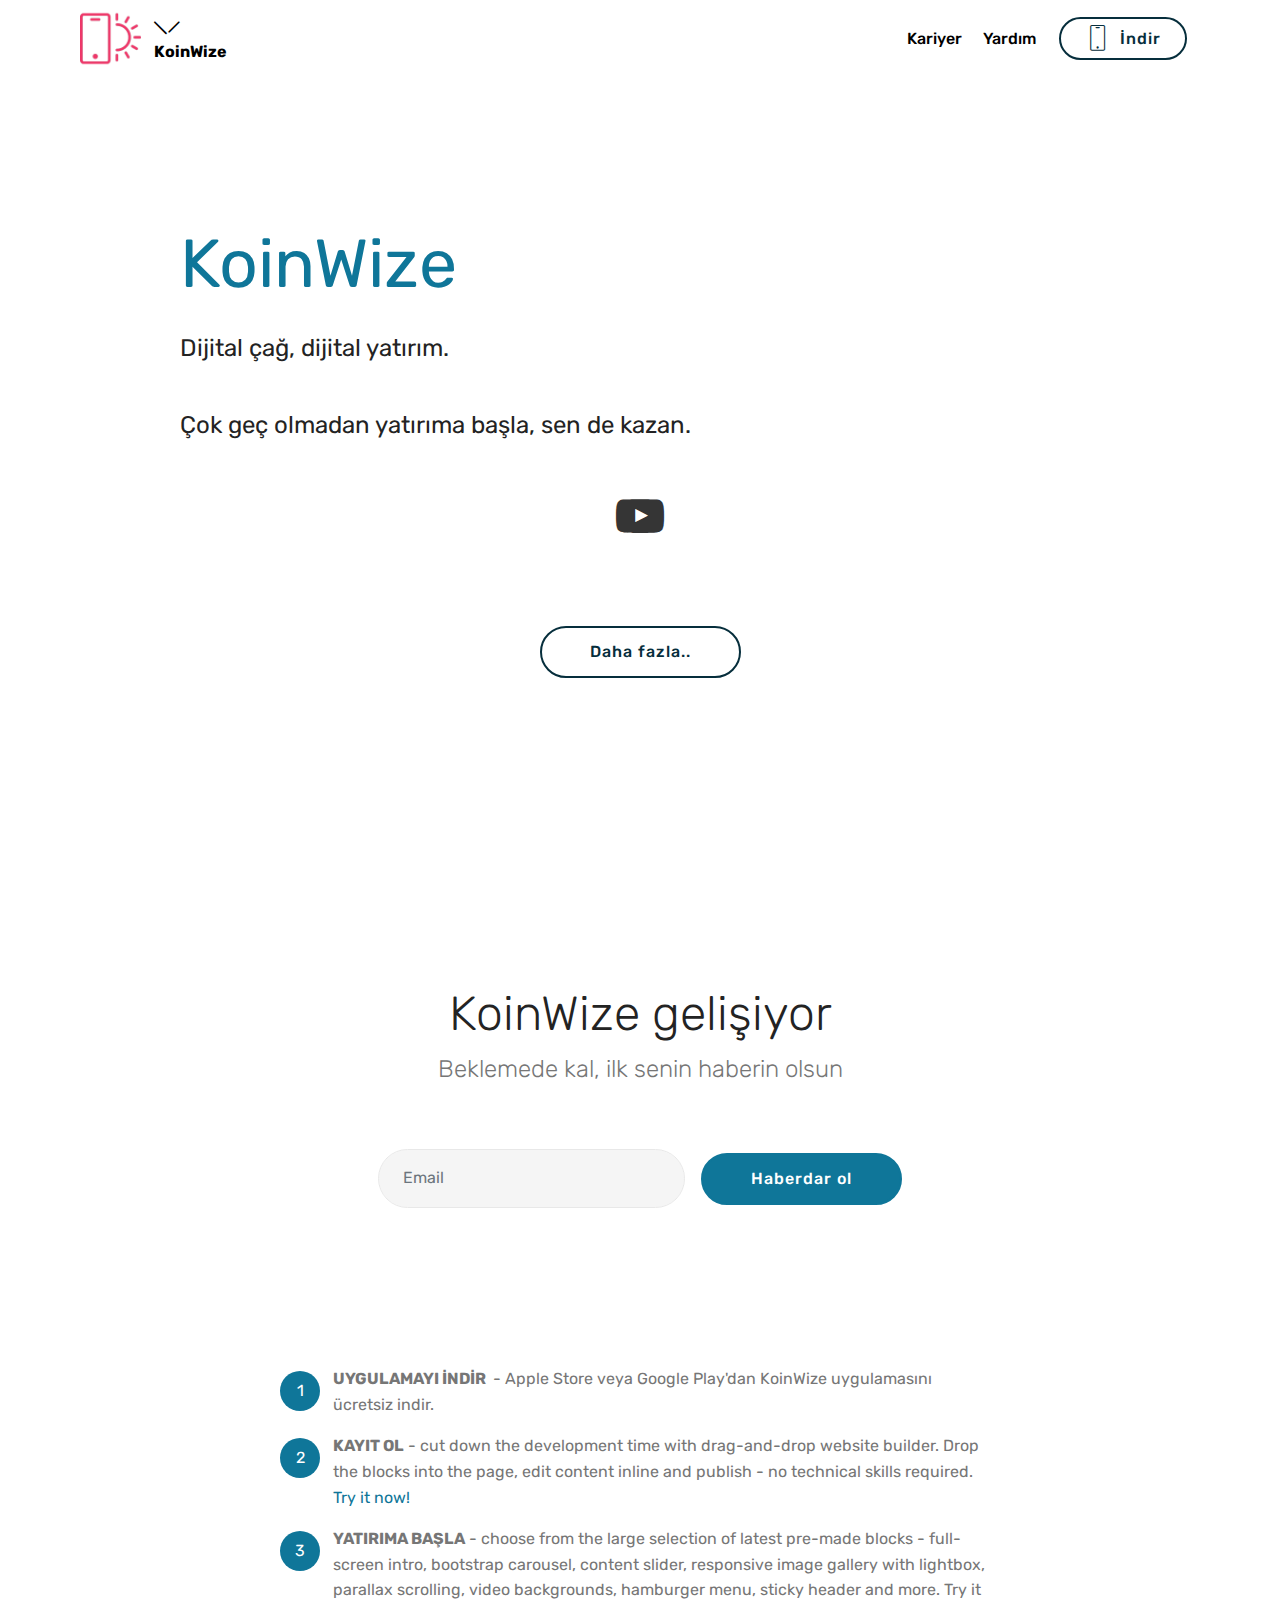
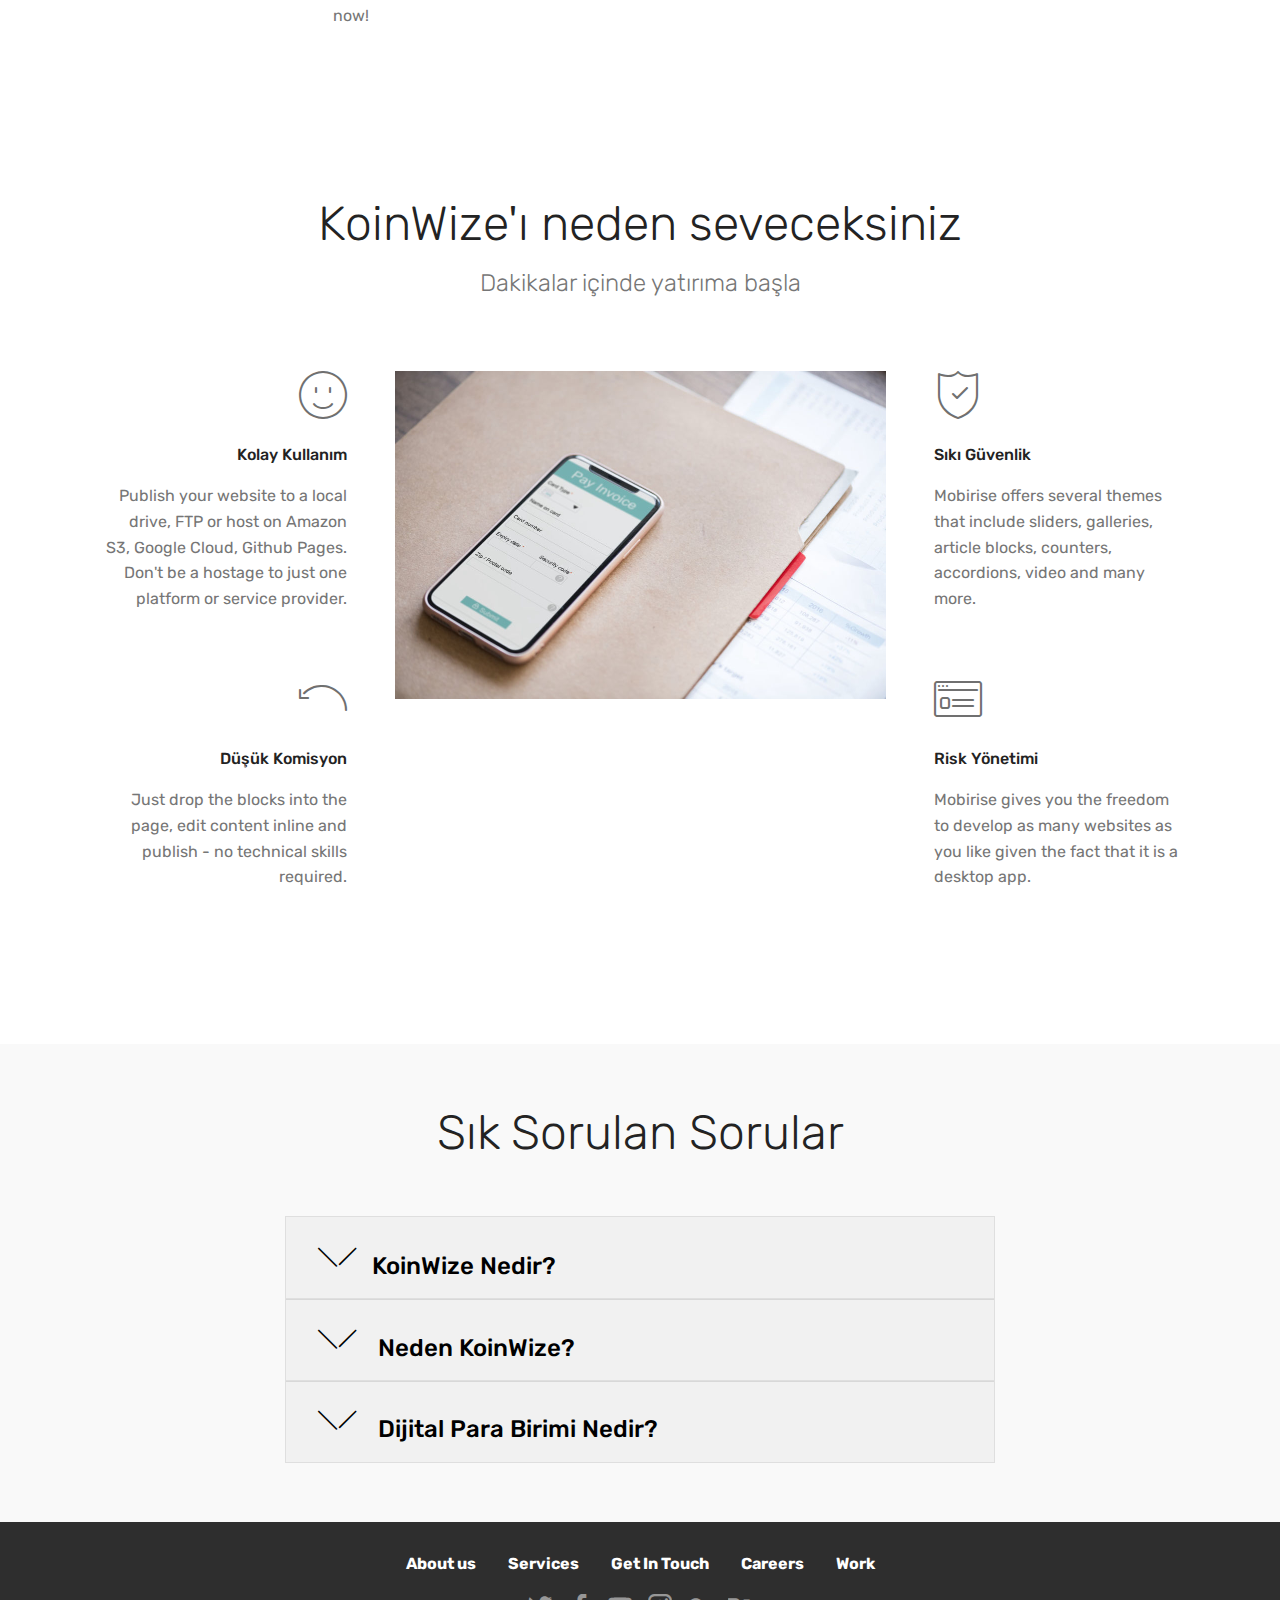
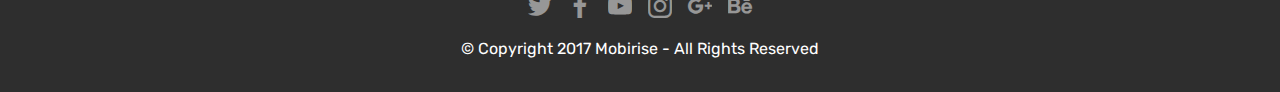
<file: index.html>
<!DOCTYPE html>
<html >
<head>
  <!-- Site made with Mobirise Website Builder v4.6.7, https://mobirise.com -->
  <meta charset="UTF-8">
  <meta http-equiv="X-UA-Compatible" content="IE=edge">
  <meta name="generator" content="Mobirise v4.6.7, mobirise.com">
  <meta name="viewport" content="width=device-width, initial-scale=1, minimum-scale=1">
  <link rel="shortcut icon" href="assets/images/logo2.png" type="image/x-icon">
  <meta name="description" content="">
  <title>Home</title>
  <link rel="stylesheet" href="assets/web/assets/mobirise-icons-bold/mobirise-icons-bold.css">
  <link rel="stylesheet" href="assets/web/assets/mobirise-icons/mobirise-icons.css">
  <link rel="stylesheet" href="assets/tether/tether.min.css">
  <link rel="stylesheet" href="assets/bootstrap/css/bootstrap.min.css">
  <link rel="stylesheet" href="assets/bootstrap/css/bootstrap-grid.min.css">
  <link rel="stylesheet" href="assets/bootstrap/css/bootstrap-reboot.min.css">
  <link rel="stylesheet" href="assets/dropdown/css/style.css">
  <link rel="stylesheet" href="assets/socicon/css/styles.css">
  <link rel="stylesheet" href="assets/theme/css/style.css">
  <link rel="stylesheet" href="assets/mobirise/css/mbr-additional.css" type="text/css">
  
  
  
</head>
<body>
  <section class="menu cid-qNB72DdJtz" once="menu" id="menu2-n">

    

    <nav class="navbar navbar-expand beta-menu navbar-dropdown align-items-center navbar-fixed-top navbar-toggleable-sm">
        <button class="navbar-toggler navbar-toggler-right" type="button" data-toggle="collapse" data-target="#navbarSupportedContent" aria-controls="navbarSupportedContent" aria-expanded="false" aria-label="Toggle navigation">
            <div class="hamburger">
                <span></span>
                <span></span>
                <span></span>
                <span></span>
            </div>
        </button>
        <div class="menu-logo">
            <div class="navbar-brand">
                <span class="navbar-logo">
                    <a href="https://mobirise.com">
                        <img src="assets/images/logo2.png" alt="Mobirise" style="height: 3.8rem;">
                    </a>
                </span>
                <span class="navbar-caption-wrap"><a class="navbar-caption text-black display-4" href="https://mobirise.com"><span class="mbrib-arrow-down mbr-iconfont mbr-iconfont-btn"></span>
                        KoinWize</a></span>
            </div>
        </div>
        <div class="collapse navbar-collapse" id="navbarSupportedContent">
            <ul class="navbar-nav nav-dropdown" data-app-modern-menu="true"><li class="nav-item">
                    <a class="nav-link link text-black display-4" href="https://mobirise.com">
                        Kariyer</a>
                </li>
                <li class="nav-item">
                    <a class="nav-link link text-black display-4" href="https://mobirise.com">
                        Yardım</a>
                </li></ul>
            <div class="navbar-buttons mbr-section-btn"><a class="btn btn-sm btn-primary-outline display-4" href="tel:+1-234-567-8901">
                    <span class="btn-icon mbri-mobile mbr-iconfont mbr-iconfont-btn">
                    </span>
                    İndir</a></div>
        </div>
    </nav>
</section>

<section class="engine"><a href="https://mobirise.ws/i">how to build own website</a></section><section class="header8 cid-qNvQsNRPMZ mbr-fullscreen" id="header8-h">

    

    

    <div class="container align-center">
        <div class="row justify-content-md-center">
            <div class="mbr-white col-md-10">
                <h1 class="mbr-section-title align-center py-2 mbr-bold mbr-fonts-style display-1"><span style="font-weight: normal;">KoinWize</span></h1>
                <p class="mbr-text align-center py-2 mbr-fonts-style display-5">Dijital çağ, dijital yatırım.<br><br>Çok geç olmadan yatırıma başla, sen de kazan.</p>
                <div class="mbr-media show-modal align-center py-2" data-modal=".modalWindow">
                         <span class="mbr-iconfont socicon-youtube socicon"></span>
                </div>
                <div class="icon-description align-center font-italic pb-3 mbr-fonts-style display-7">
                        Icon's descriptions
                </div>
                <div class="mbr-section-btn text-center"><a class="btn btn-md btn-primary-outline display-4" href="index.html#form3-19">Daha fazla..</a></div>
            </div>
        </div>
    </div>
    <div>
        <div class="modalWindow" style="display: none;">
            <div class="modalWindow-container">
                <div class="modalWindow-video-container">
                    <div class="modalWindow-video">
                        <iframe width="100%" height="100%" frameborder="0" allowfullscreen="1" data-src="http://www.youtube.com/watch?v=uNCr7NdOJgw"></iframe>
                    </div>
                    <a class="close" role="button" data-dismiss="modal">
                        <span aria-hidden="true" class="mbri-close mbr-iconfont closeModal"></span>
                        <span class="sr-only">Close</span>
                    </a>
                </div>
            </div>
        </div>
    </div>
</section>

<section class="mbr-section form3 cid-qNBjCPVdcZ" id="form3-19">

    

    

    <div class="container">
        <div class="row justify-content-center">
            <div class="title col-12 col-lg-8">
                <h2 class="align-center pb-2 mbr-fonts-style display-2">KoinWize gelişiyor</h2>
                <h3 class="mbr-section-subtitle align-center pb-5 mbr-light mbr-fonts-style display-5">Beklemede kal, ilk senin haberin olsun</h3>
            </div>
        </div>

        <div class="row py-2 justify-content-center">
            <div class="col-12 col-lg-6  col-md-8 " data-form-type="formoid">
                <div data-form-alert="" hidden="">
                        Thanks for filling out the form!
                </div>
                <form class="mbr-form" action="https://mobirise.com/" method="post" data-form-title="Mobirise Form"><input type="hidden" name="email" data-form-email="true" value="bY2Y6Y6m6LmuGB/1dV9eElcCDFXCRpCm09mWkkT2DJdg4VAFOZjwR6LdfYOynE7f+bUhfng2aFSNCk5Rqtsk7T/4vZXf3CdwcQbBRnliYzCpbAw51nkfCUsvVc0x9y2A" data-form-field="Email">
                    <div class="mbr-subscribe input-group">
                        <input class="form-control" type="email" name="email" placeholder="Email" data-form-field="Email" required="" id="email-form3-19">
                        <span class="input-group-btn"><button href="" type="submit" class="btn btn-primary display-4">Haberdar ol</button></span>
                    </div>
                </form>
            </div>
        </div>
    </div>
</section>

<section class="mbr-section article content11 cid-qNBa2T7LRl" id="content11-r">
     

    <div class="container">
        <div class="media-container-row">
            <div class="mbr-text counter-container col-12 col-md-8 mbr-fonts-style display-7">
                <ol>
                    <li><strong>UYGULAMAYI İNDİR&nbsp;</strong>&nbsp;- Apple Store veya Google Play'dan KoinWize uygulamasını ücretsiz indir.</li><li><strong>KAYIT OL</strong><span style="font-size: 1rem;"> - cut down the development time with drag-and-drop website builder. Drop the blocks into the page, edit content inline and publish - no technical skills required. </span><a href="https://mobirise.com/" style="font-size: 1rem; background-color: rgb(255, 255, 255);">Try it now!</a></li>
                    <li><strong>YATIRIMA BAŞLA</strong>&nbsp;- choose from the large selection of latest pre-made blocks - full-screen intro, bootstrap carousel, content slider, responsive image gallery with lightbox, parallax scrolling, video backgrounds, hamburger menu, sticky header and more. Try it now!</li>
                </ol>
            </div>
        </div>
    </div>
</section>

<section class="features12 cid-qNBmf6ZUSh" id="features12-1e">
    
    

    

    <div class="container">
        <h2 class="mbr-section-title pb-2 mbr-fonts-style display-2">KoinWize'ı neden seveceksiniz</h2>
        <h3 class="mbr-section-subtitle pb-3 mbr-fonts-style display-5">
            Dakikalar içinde yatırıma başla</h3>

        <div class="media-container-row pt-5">
            <div class="block-content align-right">
                <div class="card pl-3 pr-3 pb-5">
                    <div class="mbr-card-img-title">
                        <div class="card-img pb-3">
                             <span class="mbr-iconfont mbri-smile-face"></span>
                        </div>
                        <div class="mbr-crt-title">
                            <h4 class="card-title py-2 mbr-crt-title mbr-fonts-style display-7">Kolay Kullanım</h4>
                        </div>
                    </div>                

                    <div class="card-box">
                        <p class="mbr-text mbr-section-text mbr-fonts-style display-7">
                            Publish your website to a local drive, FTP or host on Amazon S3, Google Cloud, Github Pages. Don't be a hostage to just one platform or service provider.
                        </p>
                    </div>
                </div>

                <div class="card pl-3 pr-3 pb-5">
                    <div class="mbr-card-img-title">
                        <div class="card-img pb-3">
                            <span class="mbr-iconfont mbri-undo"></span>
                        </div>
                        <div class="mbr-crt-title">
                            <h4 class="card-title py-2 mbr-crt-title mbr-fonts-style display-7">
                                Düşük Komisyon</h4>
                        </div>
                    </div>
                    <div class="card-box">
                        <p class="mbr-text mbr-section-text mbr-fonts-style display-7">
                            Just drop the blocks into the page, edit content inline and publish - no technical skills required.
                        </p>
                    </div>
                </div>
            </div>

            <div class="mbr-figure" style="width: 50%;">
                <img src="assets/images/mbr-982x655.jpg" alt="Mobirise" title="">
            </div>

            <div class="block-content align-left  ">
                <div class="card pl-3 pr-3 pb-5">
                    <div class="mbr-card-img-title">
                        <div class="card-img pb-3">
                             <span class="mbr-iconfont mbri-protect"></span>
                        </div>
                        <div class="mbr-crt-title">
                            <h4 class="card-title py-2 mbr-crt-title mbr-fonts-style display-7">
                                Sıkı Güvenlik</h4>
                        </div>
                    </div>                

                    <div class="card-box">
                        <p class="mbr-text mbr-section-text mbr-fonts-style display-7">
                            Mobirise offers several themes that include sliders, galleries, article blocks, counters, accordions, video and many more.
                        </p>
                    </div>
                </div>

                <div class="card pl-3 pr-3 pb-5">
                    <div class="mbr-card-img-title">
                        <div class="card-img pb-3">
                            <span class="mbri-sites mbr-iconfont"></span>
                        </div>
                        <div class="mbr-crt-title">
                            <h4 class="card-title py-2 mbr-crt-title mbr-fonts-style display-7">
                                Risk Yönetimi</h4>
                        </div>
                    </div>
                    <div class="card-box">
                        <p class="mbr-text mbr-section-text mbr-fonts-style display-7">
                            Mobirise gives you the freedom to develop as many websites as you like given the fact that it is a desktop app.
                        </p>
                    </div>
                </div>
            </div>
        </div>
    </div>
</section>

<section class="accordion1 cid-qNBm1s3vxq" id="accordion1-1c">

    

    
    <div class="container">
        <div class="media-container-row">
            <div class="col-12 col-md-8">
                <div class="section-head text-center space30">
                    <h2 class="mbr-section-title pb-5 mbr-fonts-style display-2">
                        Sık Sorulan Sorular</h2>
                </div>
                <div class="clearfix"></div>
                <div id="bootstrap-accordion_4" class="panel-group accordionStyles accordion" role="tablist" aria-multiselectable="true">
                    <div class="card">
                        <div class="card-header" role="tab" id="headingOne">
                            <a role="button" class="panel-title collapsed text-black" data-toggle="collapse" data-core="" href="#collapse1_4" aria-expanded="false" aria-controls="collapse1">
                                <h4 class="mbr-fonts-style display-5">
                                    <span class="sign mbr-iconfont mbri-arrow-down inactive"></span>KoinWize Nedir?</h4>
                            </a>
                        </div>
                        <div id="collapse1_4" class="panel-collapse noScroll collapse " role="tabpanel" aria-labelledby="headingOne" data-parent="#bootstrap-accordion_4">
                            <div class="panel-body p-4">
                                <p class="mbr-fonts-style panel-text display-7">
                                   Mobirise is an offline app for Window and Mac to easily create small/medium websites, landing pages, online resumes and portfolios, promo sites for apps, events, services and products.</p>
                            </div>
                        </div>
                    </div>
                    <div class="card">
                        <div class="card-header" role="tab" id="headingTwo">
                            <a role="button" class="collapsed panel-title text-black" data-toggle="collapse" data-core="" href="#collapse2_4" aria-expanded="false" aria-controls="collapse2">
                                <h4 class="mbr-fonts-style display-5">
                                    <span class="sign mbr-iconfont mbri-arrow-down inactive"></span>&nbsp;Neden KoinWize?
                               </h4>
                            </a>
                            
                        </div>
                        <div id="collapse2_4" class="panel-collapse noScroll collapse" role="tabpanel" aria-labelledby="headingTwo" data-parent="#bootstrap-accordion_4">
                            <div class="panel-body p-4">
                                <p class="mbr-fonts-style panel-text display-7">
                                   Mobirise is perfect for non-techies who are not familiar with the intricacies of web development and for designers who prefer to work as visually as possible, without fighting with code. Also great for pro-coders for fast prototyping and small customers' projects.</p>
                            </div>
                        </div>
                    </div>
                    <div class="card">
                        <div class="card-header" role="tab" id="headingThree">
                            <a role="button" class="collapsed text-black panel-title" data-toggle="collapse" data-core="" href="#collapse3_4" aria-expanded="false" aria-controls="collapse3">
                                <h4 class="mbr-fonts-style display-5">
                                    <span class="sign mbr-iconfont mbri-arrow-down inactive"></span> Dijital Para Birimi Nedir?
                                </h4>
                            </a>
                        </div>
                        <div id="collapse3_4" class="panel-collapse noScroll collapse" role="tabpanel" aria-labelledby="headingThree" data-parent="#bootstrap-accordion_4">
                            <div class="panel-body p-4">
                                <p class="mbr-fonts-style panel-text display-7">
                                   Key differences from traditional builders:<br>* Minimalistic, extremely <strong>easy-to-use</strong> interface<br>* <strong>Mobile</strong>-friendliness, latest website blocks and techniques "out-the-box"<br>* <strong>Free</strong> for commercial and non-profit use</p>
                            </div>
                        </div>
                    </div>
                    
                    
                    
                </div>
            </div>
        </div>
    </div>
</section>

<section once="" class="cid-qNBlwX4d2v" id="footer7-1a">

    

    

    <div class="container">
        <div class="media-container-row align-center mbr-white">
            <div class="row row-links">
                <ul class="foot-menu">
                    
                    
                    
                    
                    
                <li class="foot-menu-item mbr-fonts-style display-7">
                        <a class="text-white mbr-bold" href="#" target="_blank">About us</a>
                    </li><li class="foot-menu-item mbr-fonts-style display-7">
                        <a class="text-white mbr-bold" href="#" target="_blank">Services</a>
                    </li><li class="foot-menu-item mbr-fonts-style display-7">
                        <a class="text-white mbr-bold" href="#" target="_blank">Get In Touch</a>
                    </li><li class="foot-menu-item mbr-fonts-style display-7">
                        <a class="text-white mbr-bold" href="#" target="_blank">Careers</a>
                    </li><li class="foot-menu-item mbr-fonts-style display-7">
                        <a class="text-white mbr-bold" href="#" target="_blank">Work</a>
                    </li></ul>
            </div>
            <div class="row social-row">
                <div class="social-list align-right pb-2">
                    
                    
                    
                    
                    
                    
                <div class="soc-item">
                        <a href="https://twitter.com/mobirise" target="_blank">
                            <span class="socicon-twitter socicon mbr-iconfont mbr-iconfont-social"></span>
                        </a>
                    </div><div class="soc-item">
                        <a href="https://www.facebook.com/pages/Mobirise/1616226671953247" target="_blank">
                            <span class="socicon-facebook socicon mbr-iconfont mbr-iconfont-social"></span>
                        </a>
                    </div><div class="soc-item">
                        <a href="https://www.youtube.com/c/mobirise" target="_blank">
                            <span class="socicon-youtube socicon mbr-iconfont mbr-iconfont-social"></span>
                        </a>
                    </div><div class="soc-item">
                        <a href="https://instagram.com/mobirise" target="_blank">
                            <span class="socicon-instagram socicon mbr-iconfont mbr-iconfont-social"></span>
                        </a>
                    </div><div class="soc-item">
                        <a href="https://plus.google.com/u/0/+Mobirise" target="_blank">
                            <span class="socicon-googleplus socicon mbr-iconfont mbr-iconfont-social"></span>
                        </a>
                    </div><div class="soc-item">
                        <a href="https://www.behance.net/Mobirise" target="_blank">
                            <span class="socicon-behance socicon mbr-iconfont mbr-iconfont-social"></span>
                        </a>
                    </div></div>
            </div>
            <div class="row row-copirayt">
                <p class="mbr-text mb-0 mbr-fonts-style mbr-white align-center display-7">
                    © Copyright 2017 Mobirise - All Rights Reserved
                </p>
            </div>
        </div>
    </div>
</section>


  <script src="assets/web/assets/jquery/jquery.min.js"></script>
  <script src="assets/popper/popper.min.js"></script>
  <script src="assets/tether/tether.min.js"></script>
  <script src="assets/bootstrap/js/bootstrap.min.js"></script>
  <script src="assets/dropdown/js/script.min.js"></script>
  <script src="assets/playervimeo/vimeo_player.js"></script>
  <script src="assets/mbr-switch-arrow/mbr-switch-arrow.js"></script>
  <script src="assets/smoothscroll/smooth-scroll.js"></script>
  <script src="assets/touchswipe/jquery.touch-swipe.min.js"></script>
  <script src="assets/theme/js/script.js"></script>
  <script src="assets/formoid/formoid.min.js"></script>
  
  
</body>
</html>
</file>
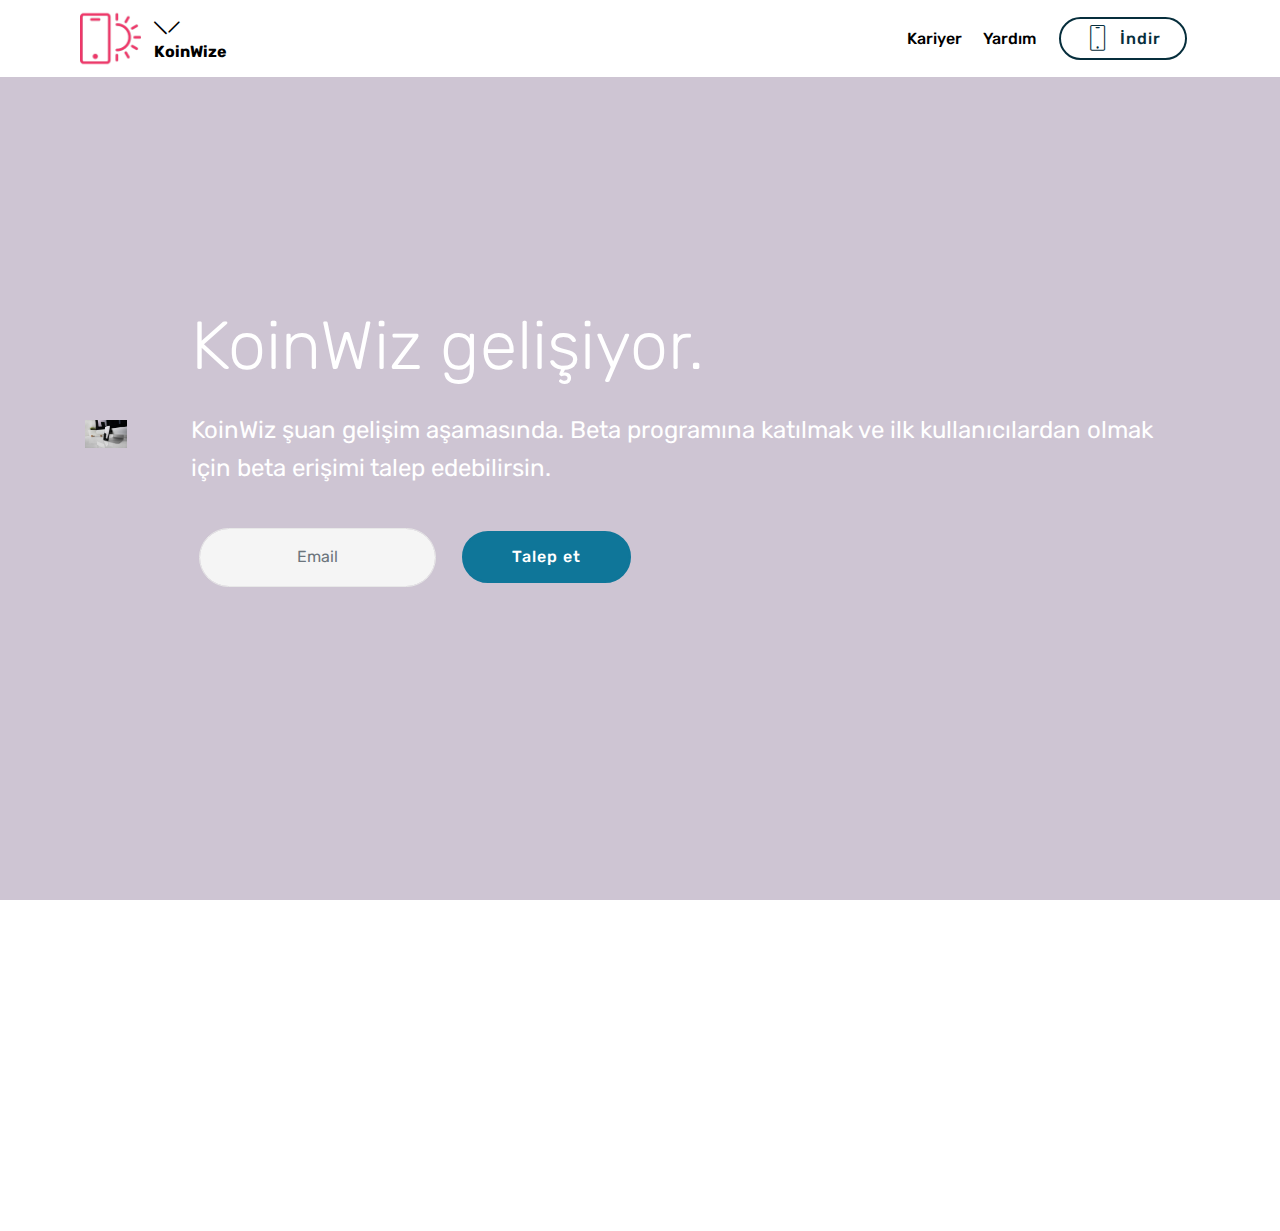
<file: page1.html>
<!DOCTYPE html>
<html >
<head>
  <!-- Site made with Mobirise Website Builder v4.6.7, https://mobirise.com -->
  <meta charset="UTF-8">
  <meta http-equiv="X-UA-Compatible" content="IE=edge">
  <meta name="generator" content="Mobirise v4.6.7, mobirise.com">
  <meta name="viewport" content="width=device-width, initial-scale=1, minimum-scale=1">
  <link rel="shortcut icon" href="assets/images/logo2.png" type="image/x-icon">
  <meta name="description" content="">
  <title>Download</title>
  <link rel="stylesheet" href="assets/web/assets/mobirise-icons-bold/mobirise-icons-bold.css">
  <link rel="stylesheet" href="assets/web/assets/mobirise-icons/mobirise-icons.css">
  <link rel="stylesheet" href="assets/tether/tether.min.css">
  <link rel="stylesheet" href="assets/bootstrap/css/bootstrap.min.css">
  <link rel="stylesheet" href="assets/bootstrap/css/bootstrap-grid.min.css">
  <link rel="stylesheet" href="assets/bootstrap/css/bootstrap-reboot.min.css">
  <link rel="stylesheet" href="assets/socicon/css/styles.css">
  <link rel="stylesheet" href="assets/dropdown/css/style.css">
  <link rel="stylesheet" href="assets/theme/css/style.css">
  <link rel="stylesheet" href="assets/mobirise/css/mbr-additional.css" type="text/css">
  
  
  
</head>
<body>
  <section class="menu cid-qNBd26piak" once="menu" id="menu2-v">

    

    <nav class="navbar navbar-expand beta-menu navbar-dropdown align-items-center navbar-fixed-top navbar-toggleable-sm">
        <button class="navbar-toggler navbar-toggler-right" type="button" data-toggle="collapse" data-target="#navbarSupportedContent" aria-controls="navbarSupportedContent" aria-expanded="false" aria-label="Toggle navigation">
            <div class="hamburger">
                <span></span>
                <span></span>
                <span></span>
                <span></span>
            </div>
        </button>
        <div class="menu-logo">
            <div class="navbar-brand">
                <span class="navbar-logo">
                    <a href="https://mobirise.com">
                        <img src="assets/images/logo2.png" alt="Mobirise" style="height: 3.8rem;">
                    </a>
                </span>
                <span class="navbar-caption-wrap"><a class="navbar-caption text-black display-4" href="https://mobirise.com"><span class="mbrib-arrow-down mbr-iconfont mbr-iconfont-btn"></span>
                        KoinWize</a></span>
            </div>
        </div>
        <div class="collapse navbar-collapse" id="navbarSupportedContent">
            <ul class="navbar-nav nav-dropdown" data-app-modern-menu="true"><li class="nav-item">
                    <a class="nav-link link text-black display-4" href="https://mobirise.com">
                        Kariyer</a>
                </li>
                <li class="nav-item">
                    <a class="nav-link link text-black display-4" href="https://mobirise.com">
                        Yardım</a>
                </li></ul>
            <div class="navbar-buttons mbr-section-btn"><a class="btn btn-sm btn-primary-outline display-4" href="tel:+1-234-567-8901">
                    <span class="btn-icon mbri-mobile mbr-iconfont mbr-iconfont-btn">
                    </span>
                    İndir</a></div>
        </div>
    </nav>
</section>

<section class="engine"><a href="https://mobirise.ws/p">open source web page builder</a></section><section class="header14 cid-qNBdEKI8zL mbr-fullscreen mbr-parallax-background" id="header14-17">

    

    <div class="mbr-overlay" style="opacity: 0.4; background-color: rgb(157, 136, 169);">
    </div>

    <div class="container">
        <div class="media-container-row">

            <div class="mbr-figure" style="width: 10%;">
                <img src="assets/images/01.jpg" alt="Mobirise">
            </div>

            <div class="media-content">
                <h1 class="mbr-section-title pb-3 align-left mbr-white mbr-fonts-style display-1">
                    KoinWiz gelişiyor.</h1>
                
                <div class="mbr-section-text  pb-3 ">
                    <p class="mbr-text align-left mbr-white mbr-fonts-style display-5">
                        KoinWiz şuan gelişim aşamasında. Beta programına katılmak ve ilk kullanıcılardan olmak için beta erişimi talep edebilirsin.</p>
                </div>

                <div class="media-container-column" data-form-type="formoid">
                    <div data-form-alert="" hidden="">
                        Thanks for filling out the form!
                    </div>
                    <form class="form-inline" action="https://mobirise.com/" method="post" data-form-title="Mobirise Form">
                        <input type="hidden" value="fKbdjzmFTD9/GlhU42h+CNkdSzNxjr4RwpHHMJ9zK0QXQKX4C1jfany3aaOldyfosnMPMKx3lxQFIYKlV7sIrB0De8xTRdxK6PQRPEEs52bHdDpN/XDs/KSEPyGeuI/e" data-form-email="true">
                        <div class="form-group">
                            <input type="email" class="form-control input-sm input-inverse" name="email" required="" data-form-field="Email" placeholder="Email" id="email-header14-17">
                        </div>
                        <div class="buttons-wrap"><button href="" class="btn btn-primary display-4" type="submit" role="button">Talep et</button></div>
                    </form>
                </div>
            </div>
        </div>
    </div>
</section>

<section class="cid-qNBd2eehX5 mbr-reveal" id="footer1-16">

    

    

    <div class="container">
        <div class="media-container-row content text-white">
            <div class="col-12 col-md-3">
                <div class="media-wrap">
                    <a href="https://mobirise.com/">
                        <img src="assets/images/logo2.png" alt="Mobirise">
                    </a>
                </div>
            </div>
            <div class="col-12 col-md-3 mbr-fonts-style display-7">
                <h5 class="pb-3">Adres</h5>
                <p class="mbr-text">
                    1234 Street Name
                    <br>City, AA 99999
                </p>
            </div>
            <div class="col-12 col-md-3 mbr-fonts-style display-7">
                <h5 class="pb-3">
                    Contacts
                </h5>
                <p class="mbr-text">
                    Email: support@mobirise.com
                    <br>Phone: +1 (0) 000 0000 001
                    <br>Fax: +1 (0) 000 0000 002
                </p>
            </div>
            <div class="col-12 col-md-3 mbr-fonts-style display-7">
                <h5 class="pb-3">
                    Links
                </h5>
                <p class="mbr-text">
                    <a class="text-primary" href="https://mobirise.com/">Website builder</a>
                    <br><a class="text-primary" href="https://mobirise.com/mobirise-free-win.zip">Download for Windows</a>
                    <br><a class="text-primary" href="https://mobirise.com/mobirise-free-mac.zip">Download for Mac</a>
                </p>
            </div>
        </div>
        <div class="footer-lower">
            <div class="media-container-row">
                <div class="col-sm-12">
                    <hr>
                </div>
            </div>
            <div class="media-container-row mbr-white">
                <div class="col-sm-6 copyright">
                    <p class="mbr-text mbr-fonts-style display-7">
                        © Copyright 2018 KoinWiz - All Rights Reserved
                    </p>
                </div>
                <div class="col-md-6">
                    <div class="social-list align-right">
                        <div class="soc-item">
                            <a href="https://twitter.com/mobirise" target="_blank">
                                <span class="socicon-twitter socicon mbr-iconfont mbr-iconfont-social"></span>
                            </a>
                        </div>
                        <div class="soc-item">
                            <a href="https://www.facebook.com/pages/Mobirise/1616226671953247" target="_blank">
                                <span class="socicon-facebook socicon mbr-iconfont mbr-iconfont-social"></span>
                            </a>
                        </div>
                        <div class="soc-item">
                            <a href="https://www.youtube.com/c/mobirise" target="_blank">
                                <span class="socicon-youtube socicon mbr-iconfont mbr-iconfont-social"></span>
                            </a>
                        </div>
                        <div class="soc-item">
                            <a href="https://instagram.com/mobirise" target="_blank">
                                <span class="socicon-instagram socicon mbr-iconfont mbr-iconfont-social"></span>
                            </a>
                        </div>
                        <div class="soc-item">
                            <a href="https://plus.google.com/u/0/+Mobirise" target="_blank">
                                <span class="socicon-googleplus socicon mbr-iconfont mbr-iconfont-social"></span>
                            </a>
                        </div>
                        <div class="soc-item">
                            <a href="https://www.behance.net/Mobirise" target="_blank">
                                <span class="socicon-behance socicon mbr-iconfont mbr-iconfont-social"></span>
                            </a>
                        </div>
                    </div>
                </div>
            </div>
        </div>
    </div>
</section>


  <script src="assets/web/assets/jquery/jquery.min.js"></script>
  <script src="assets/popper/popper.min.js"></script>
  <script src="assets/tether/tether.min.js"></script>
  <script src="assets/bootstrap/js/bootstrap.min.js"></script>
  <script src="assets/touchswipe/jquery.touch-swipe.min.js"></script>
  <script src="assets/parallax/jarallax.min.js"></script>
  <script src="assets/smoothscroll/smooth-scroll.js"></script>
  <script src="assets/dropdown/js/script.min.js"></script>
  <script src="assets/theme/js/script.js"></script>
  <script src="assets/formoid/formoid.min.js"></script>
  
  
</body>
</html>
</file>
<file: assets/web/assets/mobirise-icons-bold/mobirise-icons-bold.css>
@font-face {
  font-family: 'mobirise-icons-bold';
  src:  url('mobirise-icons-bold.eot?m1l4yr');
  src:  url('mobirise-icons-bold.eot?m1l4yr#iefix') format('embedded-opentype'),
    url('mobirise-icons-bold.ttf?m1l4yr') format('truetype'),
    url('mobirise-icons-bold.woff?m1l4yr') format('woff'),
    url('mobirise-icons-bold.svg?m1l4yr#mobirise-icons-bold') format('svg');
  font-weight: normal;
  font-style: normal;
}

[class^="mbrib-"], [class*="mbrib-"] {
  /* use !important to prevent issues with browser extensions that change fonts */
  font-family: 'mobirise-icons-bold' !important;
  speak: none;
  font-style: normal;
  font-weight: normal;
  font-variant: normal;
  text-transform: none;
  line-height: 1;

  /* Better Font Rendering =========== */
  -webkit-font-smoothing: antialiased;
  -moz-osx-font-smoothing: grayscale;
}

.mbrib-add-submenu:before {
  content: "\e900";
}
.mbrib-alert:before {
  content: "\e901";
}
.mbrib-align-center:before {
  content: "\e902";
}
.mbrib-align-justify:before {
  content: "\e903";
}
.mbrib-align-left:before {
  content: "\e904";
}
.mbrib-align-right:before {
  content: "\e905";
}
.mbrib-android:before {
  content: "\e906";
}
.mbrib-apple:before {
  content: "\e907";
}
.mbrib-arrow-down:before {
  content: "\e908";
}
.mbrib-arrow-next:before {
  content: "\e909";
}
.mbrib-arrow-prev:before {
  content: "\e90a";
}
.mbrib-arrow-up:before {
  content: "\e90b";
}
.mbrib-bold:before {
  content: "\e90c";
}
.mbrib-bookmark:before {
  content: "\e90d";
}
.mbrib-bootstrap:before {
  content: "\e90e";
}
.mbrib-briefcase:before {
  content: "\e90f";
}
.mbrib-browse:before {
  content: "\e910";
}
.mbrib-bulleted-list:before {
  content: "\e911";
}
.mbrib-calendar:before {
  content: "\e912";
}
.mbrib-camera:before {
  content: "\e913";
}
.mbrib-cart-add:before {
  content: "\e914";
}
.mbrib-cart-full:before {
  content: "\e915";
}
.mbrib-cash:before {
  content: "\e916";
}
.mbrib-change-style:before {
  content: "\e917";
}
.mbrib-chat:before {
  content: "\e918";
}
.mbrib-clock:before {
  content: "\e919";
}
.mbrib-close:before {
  content: "\e91a";
}
.mbrib-cloud:before {
  content: "\e91b";
}
.mbrib-code:before {
  content: "\e91c";
}
.mbrib-contact-form:before {
  content: "\e91d";
}
.mbrib-credit-card:before {
  content: "\e91e";
}
.mbrib-cursor-click:before {
  content: "\e91f";
}
.mbrib-cust-feedback:before {
  content: "\e920";
}
.mbrib-database:before {
  content: "\e921";
}
.mbrib-delivery:before {
  content: "\e922";
}
.mbrib-desktop:before {
  content: "\e923";
}
.mbrib-devices:before {
  content: "\e924";
}
.mbrib-down:before {
  content: "\e925";
}
.mbrib-download:before {
  content: "\e926";
}
.mbrib-drag-n-drop:before {
  content: "\e927";
}
.mbrib-drag-n-drop2:before {
  content: "\e928";
}
.mbrib-edit:before {
  content: "\e929";
}
.mbrib-edit2:before {
  content: "\e92a";
}
.mbrib-error:before {
  content: "\e92b";
}
.mbrib-extension:before {
  content: "\e92c";
}
.mbrib-features:before {
  content: "\e92d";
}
.mbrib-file:before {
  content: "\e92e";
}
.mbrib-flag:before {
  content: "\e92f";
}
.mbrib-folder:before {
  content: "\e930";
}
.mbrib-gift:before {
  content: "\e931";
}
.mbrib-github:before {
  content: "\e932";
}
.mbrib-globe-2:before {
  content: "\e933";
}
.mbrib-globe:before {
  content: "\e934";
}
.mbrib-growing-chart:before {
  content: "\e935";
}
.mbrib-hearth:before {
  content: "\e936";
}
.mbrib-help:before {
  content: "\e937";
}
.mbrib-home:before {
  content: "\e938";
}
.mbrib-hot-cup:before {
  content: "\e939";
}
.mbrib-idea:before {
  content: "\e93a";
}
.mbrib-image-gallery:before {
  content: "\e93b";
}
.mbrib-image-slider:before {
  content: "\e93c";
}
.mbrib-info:before {
  content: "\e93d";
}
.mbrib-italic:before {
  content: "\e93e";
}
.mbrib-key:before {
  content: "\e93f";
}
.mbrib-laptop:before {
  content: "\e940";
}
.mbrib-layers:before {
  content: "\e941";
}
.mbrib-left-right:before {
  content: "\e942";
}
.mbrib-left:before {
  content: "\e943";
}
.mbrib-letter:before {
  content: "\e944";
}
.mbrib-like:before {
  content: "\e945";
}
.mbrib-link:before {
  content: "\e946";
}
.mbrib-lock:before {
  content: "\e947";
}
.mbrib-login:before {
  content: "\e948";
}
.mbrib-logout:before {
  content: "\e949";
}
.mbrib-magic-stick:before {
  content: "\e94a";
}
.mbrib-map-pin:before {
  content: "\e94b";
}
.mbrib-menu:before {
  content: "\e94c";
}
.mbrib-mobile:before {
  content: "\e94d";
}
.mbrib-mobile2:before {
  content: "\e94e";
}
.mbrib-mobirise:before {
  content: "\e94f";
}
.mbrib-more-horizontal:before {
  content: "\e950";
}
.mbrib-more-vertical:before {
  content: "\e951";
}
.mbrib-music:before {
  content: "\e952";
}
.mbrib-new-file:before {
  content: "\e953";
}
.mbrib-numbered-list:before {
  content: "\e954";
}
.mbrib-opened-folder:before {
  content: "\e955";
}
.mbrib-pages:before {
  content: "\e956";
}
.mbrib-paper-plane:before {
  content: "\e957";
}
.mbrib-paperclip:before {
  content: "\e958";
}
.mbrib-photo:before {
  content: "\e959";
}
.mbrib-photos:before {
  content: "\e95a";
}
.mbrib-pin:before {
  content: "\e95b";
}
.mbrib-play:before {
  content: "\e95c";
}
.mbrib-plus:before {
  content: "\e95d";
}
.mbrib-preview:before {
  content: "\e95e";
}
.mbrib-print:before {
  content: "\e95f";
}
.mbrib-protect:before {
  content: "\e960";
}
.mbrib-question:before {
  content: "\e961";
}
.mbrib-quote-left:before {
  content: "\e962";
}
.mbrib-quote-right:before {
  content: "\e963";
}
.mbrib-redo:before {
  content: "\e964";
}
.mbrib-refresh:before {
  content: "\e965";
}
.mbrib-responsive:before {
  content: "\e966";
}
.mbrib-right:before {
  content: "\e967";
}
.mbrib-rocket:before {
  content: "\e968";
}
.mbrib-sad-face:before {
  content: "\e969";
}
.mbrib-sale:before {
  content: "\e96a";
}
.mbrib-save:before {
  content: "\e96b";
}
.mbrib-search:before {
  content: "\e96c";
}
.mbrib-setting:before {
  content: "\e96d";
}
.mbrib-setting2:before {
  content: "\e96e";
}
.mbrib-setting3:before {
  content: "\e96f";
}
.mbrib-share:before {
  content: "\e970";
}
.mbrib-shopping-bag:before {
  content: "\e971";
}
.mbrib-shopping-basket:before {
  content: "\e972";
}
.mbrib-shopping-cart:before {
  content: "\e973";
}
.mbrib-sites:before {
  content: "\e974";
}
.mbrib-smile-face:before {
  content: "\e975";
}
.mbrib-speed:before {
  content: "\e976";
}
.mbrib-star:before {
  content: "\e977";
}
.mbrib-success:before {
  content: "\e978";
}
.mbrib-sun:before {
  content: "\e979";
}
.mbrib-sun2:before {
  content: "\e97a";
}
.mbrib-tablet-vertical:before {
  content: "\e97b";
}
.mbrib-tablet:before {
  content: "\e97c";
}
.mbrib-target:before {
  content: "\e97d";
}
.mbrib-timer:before {
  content: "\e97e";
}
.mbrib-to-ftp:before {
  content: "\e97f";
}
.mbrib-to-local-drive:before {
  content: "\e980";
}
.mbrib-touch-swipe:before {
  content: "\e981";
}
.mbrib-touch:before {
  content: "\e982";
}
.mbrib-trash:before {
  content: "\e983";
}
.mbrib-underline:before {
  content: "\e984";
}
.mbrib-undo:before {
  content: "\e985";
}
.mbrib-unlink:before {
  content: "\e986";
}
.mbrib-unlock:before {
  content: "\e987";
}
.mbrib-up-down:before {
  content: "\e988";
}
.mbrib-up:before {
  content: "\e989";
}
.mbrib-update:before {
  content: "\e98a";
}
.mbrib-upload:before {
  content: "\e98b";
}
.mbrib-user:before {
  content: "\e98c";
}
.mbrib-user2:before {
  content: "\e98d";
}
.mbrib-users:before {
  content: "\e98e";
}
.mbrib-video-play:before {
  content: "\e98f";
}
.mbrib-video:before {
  content: "\e990";
}
.mbrib-watch:before {
  content: "\e991";
}
.mbrib-website-theme:before {
  content: "\e992";
}
.mbrib-wifi:before {
  content: "\e993";
}
.mbrib-windows:before {
  content: "\e994";
}
.mbrib-zoom-out:before {
  content: "\e995";
}
</file>
<file: assets/web/assets/mobirise-icons/mobirise-icons.css>
@font-face {
  font-family: 'MobiriseIcons';
  src:  url('mobirise-icons.eot?spat4u');
  src:  url('mobirise-icons.eot?spat4u#iefix') format('embedded-opentype'),
    url('mobirise-icons.ttf?spat4u') format('truetype'),
    url('mobirise-icons.woff?spat4u') format('woff'),
    url('mobirise-icons.svg?spat4u#MobiriseIcons') format('svg');
  font-weight: normal;
  font-style: normal;
}

[class^="mbri-"], [class*=" mbri-"] {
  /* use !important to prevent issues with browser extensions that change fonts */
  font-family: MobiriseIcons !important;
  speak: none;
  font-style: normal;
  font-weight: normal;
  font-variant: normal;
  text-transform: none;
  line-height: 1;

  /* Better Font Rendering =========== */
  -webkit-font-smoothing: antialiased;
  -moz-osx-font-smoothing: grayscale;
}

.mbri-add-submenu:before {
  content: "\e900";
}
.mbri-alert:before {
  content: "\e901";
}
.mbri-align-center:before {
  content: "\e902";
}
.mbri-align-justify:before {
  content: "\e903";
}
.mbri-align-left:before {
  content: "\e904";
}
.mbri-align-right:before {
  content: "\e905";
}
.mbri-android:before {
  content: "\e906";
}
.mbri-apple:before {
  content: "\e907";
}
.mbri-arrow-down:before {
  content: "\e908";
}
.mbri-arrow-next:before {
  content: "\e909";
}
.mbri-arrow-prev:before {
  content: "\e90a";
}
.mbri-arrow-up:before {
  content: "\e90b";
}
.mbri-bold:before {
  content: "\e90c";
}
.mbri-bookmark:before {
  content: "\e90d";
}
.mbri-bootstrap:before {
  content: "\e90e";
}
.mbri-briefcase:before {
  content: "\e90f";
}
.mbri-browse:before {
  content: "\e910";
}
.mbri-bulleted-list:before {
  content: "\e911";
}
.mbri-calendar:before {
  content: "\e912";
}
.mbri-camera:before {
  content: "\e913";
}
.mbri-cart-add:before {
  content: "\e914";
}
.mbri-cart-full:before {
  content: "\e915";
}
.mbri-cash:before {
  content: "\e916";
}
.mbri-change-style:before {
  content: "\e917";
}
.mbri-chat:before {
  content: "\e918";
}
.mbri-clock:before {
  content: "\e919";
}
.mbri-close:before {
  content: "\e91a";
}
.mbri-cloud:before {
  content: "\e91b";
}
.mbri-code:before {
  content: "\e91c";
}
.mbri-contact-form:before {
  content: "\e91d";
}
.mbri-credit-card:before {
  content: "\e91e";
}
.mbri-cursor-click:before {
  content: "\e91f";
}
.mbri-cust-feedback:before {
  content: "\e920";
}
.mbri-database:before {
  content: "\e921";
}
.mbri-delivery:before {
  content: "\e922";
}
.mbri-desktop:before {
  content: "\e923";
}
.mbri-devices:before {
  content: "\e924";
}
.mbri-down:before {
  content: "\e925";
}
.mbri-download:before {
  content: "\e989";
}
.mbri-drag-n-drop:before {
  content: "\e927";
}
.mbri-drag-n-drop2:before {
  content: "\e928";
}
.mbri-edit:before {
  content: "\e929";
}
.mbri-edit2:before {
  content: "\e92a";
}
.mbri-error:before {
  content: "\e92b";
}
.mbri-extension:before {
  content: "\e92c";
}
.mbri-features:before {
  content: "\e92d";
}
.mbri-file:before {
  content: "\e92e";
}
.mbri-flag:before {
  content: "\e92f";
}
.mbri-folder:before {
  content: "\e930";
}
.mbri-gift:before {
  content: "\e931";
}
.mbri-github:before {
  content: "\e932";
}
.mbri-globe:before {
  content: "\e933";
}
.mbri-globe-2:before {
  content: "\e934";
}
.mbri-growing-chart:before {
  content: "\e935";
}
.mbri-hearth:before {
  content: "\e936";
}
.mbri-help:before {
  content: "\e937";
}
.mbri-home:before {
  content: "\e938";
}
.mbri-hot-cup:before {
  content: "\e939";
}
.mbri-idea:before {
  content: "\e93a";
}
.mbri-image-gallery:before {
  content: "\e93b";
}
.mbri-image-slider:before {
  content: "\e93c";
}
.mbri-info:before {
  content: "\e93d";
}
.mbri-italic:before {
  content: "\e93e";
}
.mbri-key:before {
  content: "\e93f";
}
.mbri-laptop:before {
  content: "\e940";
}
.mbri-layers:before {
  content: "\e941";
}
.mbri-left-right:before {
  content: "\e942";
}
.mbri-left:before {
  content: "\e943";
}
.mbri-letter:before {
  content: "\e944";
}
.mbri-like:before {
  content: "\e945";
}
.mbri-link:before {
  content: "\e946";
}
.mbri-lock:before {
  content: "\e947";
}
.mbri-login:before {
  content: "\e948";
}
.mbri-logout:before {
  content: "\e949";
}
.mbri-magic-stick:before {
  content: "\e94a";
}
.mbri-map-pin:before {
  content: "\e94b";
}
.mbri-menu:before {
  content: "\e94c";
}
.mbri-mobile:before {
  content: "\e94d";
}
.mbri-mobile2:before {
  content: "\e94e";
}
.mbri-mobirise:before {
  content: "\e94f";
}
.mbri-more-horizontal:before {
  content: "\e950";
}
.mbri-more-vertical:before {
  content: "\e951";
}
.mbri-music:before {
  content: "\e952";
}
.mbri-new-file:before {
  content: "\e953";
}
.mbri-numbered-list:before {
  content: "\e954";
}
.mbri-opened-folder:before {
  content: "\e955";
}
.mbri-pages:before {
  content: "\e956";
}
.mbri-paper-plane:before {
  content: "\e957";
}
.mbri-paperclip:before {
  content: "\e958";
}
.mbri-photo:before {
  content: "\e959";
}
.mbri-photos:before {
  content: "\e95a";
}
.mbri-pin:before {
  content: "\e95b";
}
.mbri-play:before {
  content: "\e95c";
}
.mbri-plus:before {
  content: "\e95d";
}
.mbri-preview:before {
  content: "\e95e";
}
.mbri-print:before {
  content: "\e95f";
}
.mbri-protect:before {
  content: "\e960";
}
.mbri-question:before {
  content: "\e961";
}
.mbri-quote-left:before {
  content: "\e962";
}
.mbri-quote-right:before {
  content: "\e963";
}
.mbri-refresh:before {
  content: "\e964";
}
.mbri-responsive:before {
  content: "\e965";
}
.mbri-right:before {
  content: "\e966";
}
.mbri-rocket:before {
  content: "\e967";
}
.mbri-sad-face:before {
  content: "\e968";
}
.mbri-sale:before {
  content: "\e969";
}
.mbri-save:before {
  content: "\e96a";
}
.mbri-search:before {
  content: "\e96b";
}
.mbri-setting:before {
  content: "\e96c";
}
.mbri-setting2:before {
  content: "\e96d";
}
.mbri-setting3:before {
  content: "\e96e";
}
.mbri-share:before {
  content: "\e96f";
}
.mbri-shopping-bag:before {
  content: "\e970";
}
.mbri-shopping-basket:before {
  content: "\e971";
}
.mbri-shopping-cart:before {
  content: "\e972";
}
.mbri-sites:before {
  content: "\e973";
}
.mbri-smile-face:before {
  content: "\e974";
}
.mbri-speed:before {
  content: "\e975";
}
.mbri-star:before {
  content: "\e976";
}
.mbri-success:before {
  content: "\e977";
}
.mbri-sun:before {
  content: "\e978";
}
.mbri-sun2:before {
  content: "\e979";
}
.mbri-tablet:before {
  content: "\e97a";
}
.mbri-tablet-vertical:before {
  content: "\e97b";
}
.mbri-target:before {
  content: "\e97c";
}
.mbri-timer:before {
  content: "\e97d";
}
.mbri-to-ftp:before {
  content: "\e97e";
}
.mbri-to-local-drive:before {
  content: "\e97f";
}
.mbri-touch-swipe:before {
  content: "\e980";
}
.mbri-touch:before {
  content: "\e981";
}
.mbri-trash:before {
  content: "\e982";
}
.mbri-underline:before {
  content: "\e983";
}
.mbri-unlink:before {
  content: "\e984";
}
.mbri-unlock:before {
  content: "\e985";
}
.mbri-up-down:before {
  content: "\e986";
}
.mbri-up:before {
  content: "\e987";
}
.mbri-update:before {
  content: "\e988";
}
.mbri-upload:before {
 content: "\e926"; 
}
.mbri-user:before {
  content: "\e98a";
}
.mbri-user2:before {
  content: "\e98b";
}
.mbri-users:before {
  content: "\e98c";
}
.mbri-video:before {
  content: "\e98d";
}
.mbri-video-play:before {
  content: "\e98e";
}
.mbri-watch:before {
  content: "\e98f";
}
.mbri-website-theme:before {
  content: "\e990";
}
.mbri-wifi:before {
  content: "\e991";
}
.mbri-windows:before {
  content: "\e992";
}
.mbri-zoom-out:before {
  content: "\e993";
}
.mbri-redo:before {
  content: "\e994";
}
.mbri-undo:before {
  content: "\e995";
}
</file>
<file: assets/dropdown/css/style.css>
.navbar-dropdown {
  left: 0;
  padding: 0;
  position: absolute;
  right: 0;
  top: 0;
  transition: all 0.45s ease;
  z-index: 1030;
  background: #282828; }
  .navbar-dropdown .navbar-logo {
    margin-right: 0.8rem;
    transition: margin 0.3s ease-in-out;
    vertical-align: middle; }
    .navbar-dropdown .navbar-logo img {
      height: 3.125rem;
      transition: all 0.3s ease-in-out; }
    .navbar-dropdown .navbar-logo.mbr-iconfont {
      font-size: 3.125rem;
      line-height: 3.125rem; }
  .navbar-dropdown .navbar-caption {
    font-weight: 700;
    white-space: normal;
    vertical-align: -4px;
    line-height: 3.125rem !important; }
    .navbar-dropdown .navbar-caption, .navbar-dropdown .navbar-caption:hover {
      color: inherit;
      text-decoration: none; }
  .navbar-dropdown .mbr-iconfont + .navbar-caption {
    vertical-align: -1px; }
  .navbar-dropdown.navbar-fixed-top {
    position: fixed; }
  .navbar-dropdown .navbar-brand span {
    vertical-align: -4px; }
  .navbar-dropdown.bg-color.transparent {
    background: none; }
  .navbar-dropdown.navbar-short .navbar-brand {
    padding: 0.625rem 0; }
    .navbar-dropdown.navbar-short .navbar-brand span {
      vertical-align: -1px; }
  .navbar-dropdown.navbar-short .navbar-caption {
    line-height: 2.375rem !important;
    vertical-align: -2px; }
  .navbar-dropdown.navbar-short .navbar-logo {
    margin-right: 0.5rem; }
    .navbar-dropdown.navbar-short .navbar-logo img {
      height: 2.375rem; }
    .navbar-dropdown.navbar-short .navbar-logo.mbr-iconfont {
      font-size: 2.375rem;
      line-height: 2.375rem; }
  .navbar-dropdown.navbar-short .mbr-table-cell {
    height: 3.625rem; }
  .navbar-dropdown .navbar-close {
    left: 0.6875rem;
    position: fixed;
    top: 0.75rem;
    z-index: 1000; }
  .navbar-dropdown .hamburger-icon {
    content: "";
    display: inline-block;
    vertical-align: middle;
    width: 16px;
    -webkit-box-shadow: 0 -6px 0 1px #282828,0 0 0 1px #282828,0 6px 0 1px #282828;
    -moz-box-shadow: 0 -6px 0 1px #282828,0 0 0 1px #282828,0 6px 0 1px #282828;
    box-shadow: 0 -6px 0 1px #282828,0 0 0 1px #282828,0 6px 0 1px #282828; }

.dropdown-menu .dropdown-toggle[data-toggle="dropdown-submenu"]::after {
  border-bottom: 0.35em solid transparent;
  border-left: 0.35em solid;
  border-right: 0;
  border-top: 0.35em solid transparent;
  margin-left: 0.3rem; }

.dropdown-menu .dropdown-item:focus {
  outline: 0; }

.nav-dropdown {
  font-size: 0.75rem;
  font-weight: 500;
  height: auto !important; }
  .nav-dropdown .nav-btn {
    padding-left: 1rem; }
  .nav-dropdown .link {
    margin: .667em 1.667em;
    font-weight: 500;
    padding: 0;
    transition: color .2s ease-in-out; }
    .nav-dropdown .link.dropdown-toggle {
      margin-right: 2.583em; }
      .nav-dropdown .link.dropdown-toggle::after {
        margin-left: .25rem;
        border-top: 0.35em solid;
        border-right: 0.35em solid transparent;
        border-left: 0.35em solid transparent;
        border-bottom: 0; }
      .nav-dropdown .link.dropdown-toggle[aria-expanded="true"] {
        margin: 0;
        padding: 0.667em 3.263em  0.667em 1.667em; }
  .nav-dropdown .link::after,
  .nav-dropdown .dropdown-item::after {
    color: inherit; }
  .nav-dropdown .btn {
    font-size: 0.75rem;
    font-weight: 700;
    letter-spacing: 0;
    margin-bottom: 0;
    padding-left: 1.25rem;
    padding-right: 1.25rem; }
  .nav-dropdown .dropdown-menu {
    border-radius: 0;
    border: 0;
    left: 0;
    margin: 0;
    padding-bottom: 1.25rem;
    padding-top: 1.25rem;
    position: relative; }
  .nav-dropdown .dropdown-submenu {
    margin-left: 0.125rem;
    top: 0; }
  .nav-dropdown .dropdown-item {
    font-weight: 500;
    line-height: 2;
    padding: 0.3846em 4.615em 0.3846em 1.5385em;
    position: relative;
    transition: color .2s ease-in-out, background-color .2s ease-in-out; }
    .nav-dropdown .dropdown-item::after {
      margin-top: -0.3077em;
      position: absolute;
      right: 1.1538em;
      top: 50%; }
    .nav-dropdown .dropdown-item:focus, .nav-dropdown .dropdown-item:hover {
      background: none; }

@media (max-width: 767px) {
  .nav-dropdown.navbar-toggleable-sm {
    bottom: 0;
    display: none;
    left: 0;
    overflow-x: hidden;
    position: fixed;
    top: 0;
    transform: translateX(-100%);
    -ms-transform: translateX(-100%);
    -webkit-transform: translateX(-100%);
    width: 18.75rem;
    z-index: 999; } }
.nav-dropdown.navbar-toggleable-xl {
  bottom: 0;
  display: none;
  left: 0;
  overflow-x: hidden;
  position: fixed;
  top: 0;
  transform: translateX(-100%);
  -ms-transform: translateX(-100%);
  -webkit-transform: translateX(-100%);
  width: 18.75rem;
  z-index: 999; }

.nav-dropdown-sm {
  display: block !important;
  overflow-x: hidden;
  overflow: auto;
  padding-top: 3.875rem; }
  .nav-dropdown-sm::after {
    content: "";
    display: block;
    height: 3rem;
    width: 100%; }
  .nav-dropdown-sm.collapse.in ~ .navbar-close {
    display: block !important; }
  .nav-dropdown-sm.collapsing, .nav-dropdown-sm.collapse.in {
    transform: translateX(0);
    -ms-transform: translateX(0);
    -webkit-transform: translateX(0);
    transition: all 0.25s ease-out;
    -webkit-transition: all 0.25s ease-out;
    background: #282828; }
  .nav-dropdown-sm.collapsing[aria-expanded="false"] {
    transform: translateX(-100%);
    -ms-transform: translateX(-100%);
    -webkit-transform: translateX(-100%); }
  .nav-dropdown-sm .nav-item {
    display: block;
    margin-left: 0 !important;
    padding-left: 0; }
  .nav-dropdown-sm .link,
  .nav-dropdown-sm .dropdown-item {
    border-top: 1px dotted rgba(255, 255, 255, 0.1);
    font-size: 0.8125rem;
    line-height: 1.6;
    margin: 0 !important;
    padding: 0.875rem 2.4rem 0.875rem 1.5625rem !important;
    position: relative;
    white-space: normal; }
    .nav-dropdown-sm .link:focus, .nav-dropdown-sm .link:hover,
    .nav-dropdown-sm .dropdown-item:focus,
    .nav-dropdown-sm .dropdown-item:hover {
      background: rgba(0, 0, 0, 0.2) !important;
      color: #c0a375; }
  .nav-dropdown-sm .nav-btn {
    position: relative;
    padding: 1.5625rem 1.5625rem 0 1.5625rem; }
    .nav-dropdown-sm .nav-btn::before {
      border-top: 1px dotted rgba(255, 255, 255, 0.1);
      content: "";
      left: 0;
      position: absolute;
      top: 0;
      width: 100%; }
    .nav-dropdown-sm .nav-btn + .nav-btn {
      padding-top: 0.625rem; }
      .nav-dropdown-sm .nav-btn + .nav-btn::before {
        display: none; }
  .nav-dropdown-sm .btn {
    padding: 0.625rem 0; }
  .nav-dropdown-sm .dropdown-toggle[data-toggle="dropdown-submenu"]::after {
    margin-left: .25rem;
    border-top: 0.35em solid;
    border-right: 0.35em solid transparent;
    border-left: 0.35em solid transparent;
    border-bottom: 0; }
  .nav-dropdown-sm .dropdown-toggle[data-toggle="dropdown-submenu"][aria-expanded="true"]::after {
    border-top: 0;
    border-right: 0.35em solid transparent;
    border-left: 0.35em solid transparent;
    border-bottom: 0.35em solid; }
  .nav-dropdown-sm .dropdown-menu {
    margin: 0;
    padding: 0;
    position: relative;
    top: 0;
    left: 0;
    width: 100%;
    border: 0;
    float: none;
    border-radius: 0;
    background: none; }
  .nav-dropdown-sm .dropdown-submenu {
    left: 100%;
    margin-left: 0.125rem;
    margin-top: -1.25rem;
    top: 0; }

.navbar-toggleable-sm .nav-dropdown .dropdown-menu {
  position: absolute; }

.navbar-toggleable-sm .nav-dropdown .dropdown-submenu {
  left: 100%;
  margin-left: 0.125rem;
  margin-top: -1.25rem;
  top: 0; }

.navbar-toggleable-sm.opened .nav-dropdown .dropdown-menu {
  position: relative; }

.navbar-toggleable-sm.opened .nav-dropdown .dropdown-submenu {
  left: 0;
  margin-left: 00rem;
  margin-top: 0rem;
  top: 0; }

.is-builder .nav-dropdown.collapsing {
  transition: none !important; }

/*# sourceMappingURL=style.css.map */
</file>
<file: assets/socicon/css/styles.css>
@charset "UTF-8";

@font-face {
  font-family: "socicon";
  src:url("../fonts/socicon.eot");
  src:url("../fonts/socicon.eot?#iefix") format("embedded-opentype"),
    url("../fonts/socicon.woff") format("woff"),
    url("../fonts/socicon.ttf") format("truetype"),
    url("../fonts/socicon.svg#socicon") format("svg");
  font-weight: normal;
  font-style: normal;

}

[data-icon]:before {
  font-family: "socicon" !important;
  content: attr(data-icon);
  font-style: normal !important;
  font-weight: normal !important;
  font-variant: normal !important;
  text-transform: none !important;
  speak: none;
  line-height: 1;
  -webkit-font-smoothing: antialiased;
  -moz-osx-font-smoothing: grayscale;
}

[class^="socicon-"]:before,
[class*=" socicon-"]:before {
  font-family: "socicon" !important;
  font-style: normal !important;
  font-weight: normal !important;
  font-variant: normal !important;
  text-transform: none !important;
  speak: none;
  line-height: 1;
  -webkit-font-smoothing: antialiased;
  -moz-osx-font-smoothing: grayscale;
}

.socicon-modelmayhem:before {
  content: "\e000";
}
.socicon-mixcloud:before {
  content: "\e001";
}
.socicon-drupal:before {
  content: "\e002";
}
.socicon-swarm:before {
  content: "\e003";
}
.socicon-istock:before {
  content: "\e004";
}
.socicon-yammer:before {
  content: "\e005";
}
.socicon-ello:before {
  content: "\e006";
}
.socicon-stackoverflow:before {
  content: "\e007";
}
.socicon-persona:before {
  content: "\e008";
}
.socicon-triplej:before {
  content: "\e009";
}
.socicon-houzz:before {
  content: "\e00a";
}
.socicon-rss:before {
  content: "\e00b";
}
.socicon-paypal:before {
  content: "\e00c";
}
.socicon-odnoklassniki:before {
  content: "\e00d";
}
.socicon-airbnb:before {
  content: "\e00e";
}
.socicon-periscope:before {
  content: "\e00f";
}
.socicon-outlook:before {
  content: "\e010";
}
.socicon-coderwall:before {
  content: "\e011";
}
.socicon-tripadvisor:before {
  content: "\e012";
}
.socicon-appnet:before {
  content: "\e013";
}
.socicon-goodreads:before {
  content: "\e014";
}
.socicon-tripit:before {
  content: "\e015";
}
.socicon-lanyrd:before {
  content: "\e016";
}
.socicon-slideshare:before {
  content: "\e017";
}
.socicon-buffer:before {
  content: "\e018";
}
.socicon-disqus:before {
  content: "\e019";
}
.socicon-vkontakte:before {
  content: "\e01a";
}
.socicon-whatsapp:before {
  content: "\e01b";
}
.socicon-patreon:before {
  content: "\e01c";
}
.socicon-storehouse:before {
  content: "\e01d";
}
.socicon-pocket:before {
  content: "\e01e";
}
.socicon-mail:before {
  content: "\e01f";
}
.socicon-blogger:before {
  content: "\e020";
}
.socicon-technorati:before {
  content: "\e021";
}
.socicon-reddit:before {
  content: "\e022";
}
.socicon-dribbble:before {
  content: "\e023";
}
.socicon-stumbleupon:before {
  content: "\e024";
}
.socicon-digg:before {
  content: "\e025";
}
.socicon-envato:before {
  content: "\e026";
}
.socicon-behance:before {
  content: "\e027";
}
.socicon-delicious:before {
  content: "\e028";
}
.socicon-deviantart:before {
  content: "\e029";
}
.socicon-forrst:before {
  content: "\e02a";
}
.socicon-play:before {
  content: "\e02b";
}
.socicon-zerply:before {
  content: "\e02c";
}
.socicon-wikipedia:before {
  content: "\e02d";
}
.socicon-apple:before {
  content: "\e02e";
}
.socicon-flattr:before {
  content: "\e02f";
}
.socicon-github:before {
  content: "\e030";
}
.socicon-renren:before {
  content: "\e031";
}
.socicon-friendfeed:before {
  content: "\e032";
}
.socicon-newsvine:before {
  content: "\e033";
}
.socicon-identica:before {
  content: "\e034";
}
.socicon-bebo:before {
  content: "\e035";
}
.socicon-zynga:before {
  content: "\e036";
}
.socicon-steam:before {
  content: "\e037";
}
.socicon-xbox:before {
  content: "\e038";
}
.socicon-windows:before {
  content: "\e039";
}
.socicon-qq:before {
  content: "\e03a";
}
.socicon-douban:before {
  content: "\e03b";
}
.socicon-meetup:before {
  content: "\e03c";
}
.socicon-playstation:before {
  content: "\e03d";
}
.socicon-android:before {
  content: "\e03e";
}
.socicon-snapchat:before {
  content: "\e03f";
}
.socicon-twitter:before {
  content: "\e040";
}
.socicon-facebook:before {
  content: "\e041";
}
.socicon-googleplus:before {
  content: "\e042";
}
.socicon-pinterest:before {
  content: "\e043";
}
.socicon-foursquare:before {
  content: "\e044";
}
.socicon-yahoo:before {
  content: "\e045";
}
.socicon-skype:before {
  content: "\e046";
}
.socicon-yelp:before {
  content: "\e047";
}
.socicon-feedburner:before {
  content: "\e048";
}
.socicon-linkedin:before {
  content: "\e049";
}
.socicon-viadeo:before {
  content: "\e04a";
}
.socicon-xing:before {
  content: "\e04b";
}
.socicon-myspace:before {
  content: "\e04c";
}
.socicon-soundcloud:before {
  content: "\e04d";
}
.socicon-spotify:before {
  content: "\e04e";
}
.socicon-grooveshark:before {
  content: "\e04f";
}
.socicon-lastfm:before {
  content: "\e050";
}
.socicon-youtube:before {
  content: "\e051";
}
.socicon-vimeo:before {
  content: "\e052";
}
.socicon-dailymotion:before {
  content: "\e053";
}
.socicon-vine:before {
  content: "\e054";
}
.socicon-flickr:before {
  content: "\e055";
}
.socicon-500px:before {
  content: "\e056";
}
.socicon-wordpress:before {
  content: "\e058";
}
.socicon-tumblr:before {
  content: "\e059";
}
.socicon-twitch:before {
  content: "\e05a";
}
.socicon-8tracks:before {
  content: "\e05b";
}
.socicon-amazon:before {
  content: "\e05c";
}
.socicon-icq:before {
  content: "\e05d";
}
.socicon-smugmug:before {
  content: "\e05e";
}
.socicon-ravelry:before {
  content: "\e05f";
}
.socicon-weibo:before {
  content: "\e060";
}
.socicon-baidu:before {
  content: "\e061";
}
.socicon-angellist:before {
  content: "\e062";
}
.socicon-ebay:before {
  content: "\e063";
}
.socicon-imdb:before {
  content: "\e064";
}
.socicon-stayfriends:before {
  content: "\e065";
}
.socicon-residentadvisor:before {
  content: "\e066";
}
.socicon-google:before {
  content: "\e067";
}
.socicon-yandex:before {
  content: "\e068";
}
.socicon-sharethis:before {
  content: "\e069";
}
.socicon-bandcamp:before {
  content: "\e06a";
}
.socicon-itunes:before {
  content: "\e06b";
}
.socicon-deezer:before {
  content: "\e06c";
}
.socicon-telegram:before {
  content: "\e06e";
}
.socicon-openid:before {
  content: "\e06f";
}
.socicon-amplement:before {
  content: "\e070";
}
.socicon-viber:before {
  content: "\e071";
}
.socicon-zomato:before {
  content: "\e072";
}
.socicon-draugiem:before {
  content: "\e074";
}
.socicon-endomodo:before {
  content: "\e075";
}
.socicon-filmweb:before {
  content: "\e076";
}
.socicon-stackexchange:before {
  content: "\e077";
}
.socicon-wykop:before {
  content: "\e078";
}
.socicon-teamspeak:before {
  content: "\e079";
}
.socicon-teamviewer:before {
  content: "\e07a";
}
.socicon-ventrilo:before {
  content: "\e07b";
}
.socicon-younow:before {
  content: "\e07c";
}
.socicon-raidcall:before {
  content: "\e07d";
}
.socicon-mumble:before {
  content: "\e07e";
}
.socicon-medium:before {
  content: "\e06d";
}
.socicon-bebee:before {
  content: "\e07f";
}
.socicon-hitbox:before {
  content: "\e080";
}
.socicon-reverbnation:before {
  content: "\e081";
}
.socicon-formulr:before {
  content: "\e082";
}
.socicon-instagram:before {
  content: "\e057";
}
.socicon-battlenet:before {
  content: "\e083";
}
.socicon-chrome:before {
  content: "\e084";
}
.socicon-discord:before {
  content: "\e086";
}
.socicon-issuu:before {
  content: "\e087";
}
.socicon-macos:before {
  content: "\e088";
}
.socicon-firefox:before {
  content: "\e089";
}
.socicon-opera:before {
  content: "\e08d";
}
.socicon-keybase:before {
  content: "\e090";
}
.socicon-alliance:before {
  content: "\e091";
}
.socicon-livejournal:before {
  content: "\e092";
}
.socicon-googlephotos:before {
  content: "\e093";
}
.socicon-horde:before {
  content: "\e094";
}
.socicon-etsy:before {
  content: "\e095";
}
.socicon-zapier:before {
  content: "\e096";
}
.socicon-google-scholar:before {
  content: "\e097";
}
.socicon-researchgate:before {
  content: "\e098";
}
.socicon-wechat:before {
  content: "\e099";
}
.socicon-strava:before {
  content: "\e09a";
}
.socicon-line:before {
  content: "\e09b";
}
.socicon-lyft:before {
  content: "\e09c";
}
.socicon-uber:before {
  content: "\e09d";
}
.socicon-songkick:before {
  content: "\e09e";
}
.socicon-viewbug:before {
  content: "\e09f";
}
.socicon-googlegroups:before {
  content: "\e0a0";
}
.socicon-quora:before {
  content: "\e073";
}
.socicon-diablo:before {
  content: "\e085";
}
.socicon-blizzard:before {
  content: "\e0a1";
}
.socicon-hearthstone:before {
  content: "\e08b";
}
.socicon-heroes:before {
  content: "\e08a";
}
.socicon-overwatch:before {
  content: "\e08c";
}
.socicon-warcraft:before {
  content: "\e08e";
}
.socicon-starcraft:before {
  content: "\e08f";
}
.socicon-beam:before {
  content: "\e0a2";
}
.socicon-curse:before {
  content: "\e0a3";
}
.socicon-player:before {
  content: "\e0a4";
}
.socicon-streamjar:before {
  content: "\e0a5";
}
.socicon-nintendo:before {
  content: "\e0a6";
}
.socicon-hellocoton:before {
  content: "\e0a7";
}
</file>
<file: assets/theme/css/style.css>
/*!
 * Mobirise v4 theme (https://mobirise.com/)
 * Copyright 2017 Mobirise
 */
section {
  background-color: #eeeeee; }

section,
.container,
.container-fluid {
  position: relative;
  word-wrap: break-word; }

a.mbr-iconfont:hover {
  text-decoration: none; }

.article .lead p, .article .lead ul, .article .lead ol, .article .lead pre, .article .lead blockquote {
  margin-bottom: 0; }

a {
  font-style: normal;
  font-weight: 400;
  cursor: pointer; }
  a, a:hover {
    text-decoration: none; }

figure {
  margin-bottom: 0; }

body {
  color: #232323; }

h1, h2, h3, h4, h5, h6,
.h1, .h2, .h3, .h4, .h5, .h6,
.display-1, .display-2, .display-3, .display-4 {
  line-height: 1;
  word-break: break-word;
  word-wrap: break-word; }

b, strong {
  font-weight: bold; }

blockquote {
  padding: 10px 0 10px 20px;
  position: relative;
  border-left: 2px solid;
  border-color: #ff3366; }

input:-webkit-autofill, input:-webkit-autofill:hover, input:-webkit-autofill:focus, input:-webkit-autofill:active {
  transition-delay: 9999s;
  transition-property: background-color, color; }

textarea[type="hidden"] {
  display: none; }

body {
  position: relative; }

section {
  background-position: 50% 50%;
  background-repeat: no-repeat;
  background-size: cover; }
  section .mbr-background-video,
  section .mbr-background-video-preview {
    position: absolute;
    bottom: 0;
    left: 0;
    right: 0;
    top: 0; }

.hidden {
  visibility: hidden; }

.mbr-z-index20 {
  z-index: 20; }

/*! Base colors */
.mbr-white {
  color: #ffffff; }

.mbr-black {
  color: #000000; }

.mbr-bg-white {
  background-color: #ffffff; }

.mbr-bg-black {
  background-color: #000000; }

/*! Text-aligns */
.align-left {
  text-align: left; }

.align-center {
  text-align: center; }

.align-right {
  text-align: right; }

@media (max-width: 767px) {
  .align-left, .align-center, .align-right, .mbr-section-btn, .mbr-section-title {
    text-align: center; } }
/*! Font-weight  */
.mbr-light {
  font-weight: 300; }

.mbr-regular {
  font-weight: 400; }

.mbr-semibold {
  font-weight: 500; }

.mbr-bold {
  font-weight: 700; }

/*! Media  */
.media-size-item {
  -webkit-flex: 1 1 auto;
  -moz-flex: 1 1 auto;
  -ms-flex: 1 1 auto;
  -o-flex: 1 1 auto;
  flex: 1 1 auto; }

.media-content {
  -webkit-flex-basis: 100%;
  flex-basis: 100%; }

.media-container-row {
  display: -ms-flexbox;
  display: -webkit-flex;
  display: flex;
  -webkit-flex-direction: row;
  -ms-flex-direction: row;
  flex-direction: row;
  -webkit-flex-wrap: wrap;
  -ms-flex-wrap: wrap;
  flex-wrap: wrap;
  -webkit-justify-content: center;
  -ms-flex-pack: center;
  justify-content: center;
  -webkit-align-content: center;
  -ms-flex-line-pack: center;
  align-content: center;
  -webkit-align-items: start;
  -ms-flex-align: start;
  align-items: start; }
  .media-container-row .media-size-item {
    width: 400px; }

.media-container-column {
  display: -ms-flexbox;
  display: -webkit-flex;
  display: flex;
  -webkit-flex-direction: column;
  -ms-flex-direction: column;
  flex-direction: column;
  -webkit-flex-wrap: wrap;
  -ms-flex-wrap: wrap;
  flex-wrap: wrap;
  -webkit-justify-content: center;
  -ms-flex-pack: center;
  justify-content: center;
  -webkit-align-content: center;
  -ms-flex-line-pack: center;
  align-content: center;
  -webkit-align-items: stretch;
  -ms-flex-align: stretch;
  align-items: stretch; }
  .media-container-column > * {
    width: 100%; }

@media (min-width: 992px) {
  .media-container-row {
    -webkit-flex-wrap: nowrap;
    -ms-flex-wrap: nowrap;
    flex-wrap: nowrap; } }
figure {
  overflow: hidden; }

figure[mbr-media-size] {
  transition: width 0.1s; }

.mbr-figure img, .mbr-figure iframe {
  display: block;
  width: 100%; }

.card {
  background-color: transparent;
  border: none; }

.card-img {
  text-align: center;
  flex-shrink: 0; }

.media {
  max-width: 100%;
  margin: 0 auto; }

.mbr-figure {
  -ms-flex-item-align: center;
  -ms-grid-row-align: center;
  -webkit-align-self: center;
  align-self: center; }

.media-container > div {
  max-width: 100%; }

.mbr-figure img, .card-img img {
  width: 100%; }

@media (max-width: 991px) {
  .media-size-item {
    width: auto !important; }

  .media {
    width: auto; }

  .mbr-figure {
    width: 100% !important; } }
/*! Buttons */
.mbr-section-btn {
  margin-left: -.25rem;
  margin-right: -.25rem;
  font-size: 0; }

nav .mbr-section-btn {
  margin-left: 0rem;
  margin-right: 0rem; }

/*! Btn icon margin */
.btn .mbr-iconfont, .btn.btn-sm .mbr-iconfont {
  cursor: pointer;
  margin-right: 0.5rem; }

.btn.btn-md .mbr-iconfont, .btn.btn-md .mbr-iconfont {
  margin-right: 0.8rem; }

.mbr-regular {
  font-weight: 400; }

.mbr-semibold {
  font-weight: 500; }

.mbr-bold {
  font-weight: 700; }

[type="submit"] {
  -webkit-appearance: none; }

/*! Full-screen */
.mbr-fullscreen .mbr-overlay {
  min-height: 100vh; }

.mbr-fullscreen {
  display: flex;
  display: -webkit-flex;
  display: -moz-flex;
  display: -ms-flex;
  display: -o-flex;
  align-items: center;
  -webkit-align-items: center;
  min-height: 100vh;
  padding-top: 3rem;
  padding-bottom: 3rem; }

/*! Map */
.map {
  height: 25rem;
  position: relative; }
  .map iframe {
    width: 100%;
    height: 100%; }

/* Form */
.form-asterisk {
  font-family: initial;
  position: absolute;
  top: -2px;
  font-weight: normal; }

/*! Scroll to top arrow */
.mbr-arrow-up {
  bottom: 25px;
  right: 90px;
  position: fixed;
  text-align: right;
  z-index: 5000;
  color: #ffffff;
  font-size: 32px;
  transform: rotate(180deg);
  -webkit-transform: rotate(180deg); }

.mbr-arrow-up a {
  background: rgba(0, 0, 0, 0.2);
  border-radius: 3px;
  color: #fff;
  display: inline-block;
  height: 60px;
  width: 60px;
  outline-style: none !important;
  position: relative;
  text-decoration: none;
  transition: all .3s ease-in-out;
  cursor: pointer;
  text-align: center; }
  .mbr-arrow-up a:hover {
    background-color: rgba(0, 0, 0, 0.4); }
  .mbr-arrow-up a i {
    line-height: 60px; }

.mbr-arrow-up-icon {
  display: block;
  color: #fff; }

.mbr-arrow-up-icon::before {
  content: "\203a";
  display: inline-block;
  font-family: serif;
  font-size: 32px;
  line-height: 1;
  font-style: normal;
  position: relative;
  top: 6px;
  left: -4px;
  -webkit-transform: rotate(-90deg);
  transform: rotate(-90deg); }

/*! Arrow Down */
.mbr-arrow {
  position: absolute;
  bottom: 45px;
  left: 50%;
  width: 60px;
  height: 60px;
  cursor: pointer;
  background-color: rgba(80, 80, 80, 0.5);
  border-radius: 50%;
  -webkit-transform: translateX(-50%);
  transform: translateX(-50%); }
  .mbr-arrow > a {
    display: inline-block;
    text-decoration: none;
    outline-style: none;
    -webkit-animation: arrowdown 1.7s ease-in-out infinite;
    animation: arrowdown 1.7s ease-in-out infinite; }
    .mbr-arrow > a > i {
      position: absolute;
      top: -2px;
      left: 15px;
      font-size: 2rem; }

@keyframes arrowdown {
  0% {
    transform: translateY(0px);
    -webkit-transform: translateY(0px); }
  50% {
    transform: translateY(-5px);
    -webkit-transform: translateY(-5px); }
  100% {
    transform: translateY(0px);
    -webkit-transform: translateY(0px); } }
@-webkit-keyframes arrowdown {
  0% {
    transform: translateY(0px);
    -webkit-transform: translateY(0px); }
  50% {
    transform: translateY(-5px);
    -webkit-transform: translateY(-5px); }
  100% {
    transform: translateY(0px);
    -webkit-transform: translateY(0px); } }
@media (max-width: 500px) {
  .mbr-arrow-up {
    left: 50%;
    right: auto;
    transform: translateX(-50%) rotate(180deg);
    -webkit-transform: translateX(-50%) rotate(180deg); } }
/*Gradients animation*/
@keyframes gradient-animation {
  from {
    background-position: 0% 100%;
    animation-timing-function: ease-in-out; }
  to {
    background-position: 100% 0%;
    animation-timing-function: ease-in-out; } }
@-webkit-keyframes gradient-animation {
  from {
    background-position: 0% 100%;
    animation-timing-function: ease-in-out; }
  to {
    background-position: 100% 0%;
    animation-timing-function: ease-in-out; } }
.bg-gradient {
  background-size: 200% 200%;
  animation: gradient-animation 5s infinite alternate;
  -webkit-animation: gradient-animation 5s infinite alternate; }

.menu .navbar-brand {
  display: -webkit-flex; }
  .menu .navbar-brand span {
    display: flex;
    display: -webkit-flex; }
  .menu .navbar-brand .navbar-caption-wrap {
    display: -webkit-flex; }
  .menu .navbar-brand .navbar-logo img {
    display: -webkit-flex; }
@media (min-width: 768px) and (max-width: 991px) {
  .menu .navbar-toggleable-sm .navbar-nav {
    display: -webkit-box;
    display: -webkit-flex;
    display: -ms-flexbox; } }
@media (min-width: 992px) {
  .menu .navbar-nav.nav-dropdown {
    display: -webkit-flex; }
  .menu .navbar-toggleable-sm .navbar-collapse {
    display: -webkit-flex !important; } }

/*# sourceMappingURL=style.css.map */
.engine {
	position: absolute;
	text-indent: -2400px;
	text-align: center;
	padding: 0;
	top: 0;
	left: -2400px;
}
</file>
<file: assets/mobirise/css/mbr-additional.css>
@import url(https://fonts.googleapis.com/css?family=Rubik:300,300i,400,400i,500,500i,700,700i,900,900i);





body {
  font-style: normal;
  line-height: 1.5;
}
.mbr-section-title {
  font-style: normal;
  line-height: 1.2;
}
.mbr-section-subtitle {
  line-height: 1.3;
}
.mbr-text {
  font-style: normal;
  line-height: 1.6;
}
.display-1 {
  font-family: 'Rubik', sans-serif;
  font-size: 4.25rem;
}
.display-1 > .mbr-iconfont {
  font-size: 6.8rem;
}
.display-2 {
  font-family: 'Rubik', sans-serif;
  font-size: 3rem;
}
.display-2 > .mbr-iconfont {
  font-size: 4.8rem;
}
.display-4 {
  font-family: 'Rubik', sans-serif;
  font-size: 1rem;
}
.display-4 > .mbr-iconfont {
  font-size: 1.6rem;
}
.display-5 {
  font-family: 'Rubik', sans-serif;
  font-size: 1.5rem;
}
.display-5 > .mbr-iconfont {
  font-size: 2.4rem;
}
.display-7 {
  font-family: 'Rubik', sans-serif;
  font-size: 1rem;
}
.display-7 > .mbr-iconfont {
  font-size: 1.6rem;
}
/* ---- Fluid typography for mobile devices ---- */
/* 1.4 - font scale ratio ( bootstrap == 1.42857 ) */
/* 100vw - current viewport width */
/* (48 - 20)  48 == 48rem == 768px, 20 == 20rem == 320px(minimal supported viewport) */
/* 0.65 - min scale variable, may vary */
@media (max-width: 768px) {
  .display-1 {
    font-size: 3.4rem;
    font-size: calc( 2.1374999999999997rem + (4.25 - 2.1374999999999997) * ((100vw - 20rem) / (48 - 20)));
    line-height: calc( 1.4 * (2.1374999999999997rem + (4.25 - 2.1374999999999997) * ((100vw - 20rem) / (48 - 20))));
  }
  .display-2 {
    font-size: 2.4rem;
    font-size: calc( 1.7rem + (3 - 1.7) * ((100vw - 20rem) / (48 - 20)));
    line-height: calc( 1.4 * (1.7rem + (3 - 1.7) * ((100vw - 20rem) / (48 - 20))));
  }
  .display-4 {
    font-size: 0.8rem;
    font-size: calc( 1rem + (1 - 1) * ((100vw - 20rem) / (48 - 20)));
    line-height: calc( 1.4 * (1rem + (1 - 1) * ((100vw - 20rem) / (48 - 20))));
  }
  .display-5 {
    font-size: 1.2rem;
    font-size: calc( 1.175rem + (1.5 - 1.175) * ((100vw - 20rem) / (48 - 20)));
    line-height: calc( 1.4 * (1.175rem + (1.5 - 1.175) * ((100vw - 20rem) / (48 - 20))));
  }
}
/* Buttons */
.btn {
  font-weight: 500;
  border-width: 2px;
  font-style: normal;
  letter-spacing: 1px;
  margin: .4rem .8rem;
  white-space: normal;
  -webkit-transition: all 0.3s ease-in-out;
  -moz-transition: all 0.3s ease-in-out;
  transition: all 0.3s ease-in-out;
  padding: 1rem 3rem;
  border-radius: 3px;
  display: inline-flex;
  align-items: center;
  justify-content: center;
  word-break: break-word;
}
.btn-sm {
  font-weight: 500;
  letter-spacing: 1px;
  -webkit-transition: all 0.3s ease-in-out;
  -moz-transition: all 0.3s ease-in-out;
  transition: all 0.3s ease-in-out;
  padding: 0.6rem 1.5rem;
  border-radius: 3px;
}
.btn-md {
  font-weight: 500;
  letter-spacing: 1px;
  margin: .4rem .8rem !important;
  -webkit-transition: all 0.3s ease-in-out;
  -moz-transition: all 0.3s ease-in-out;
  transition: all 0.3s ease-in-out;
  padding: 1rem 3rem;
  border-radius: 3px;
}
.btn-lg {
  font-weight: 500;
  letter-spacing: 1px;
  margin: .4rem .8rem !important;
  -webkit-transition: all 0.3s ease-in-out;
  -moz-transition: all 0.3s ease-in-out;
  transition: all 0.3s ease-in-out;
  padding: 1.2rem 3.2rem;
  border-radius: 3px;
}
.bg-primary {
  background-color: #0f7699 !important;
}
.bg-success {
  background-color: #f7ed4a !important;
}
.bg-info {
  background-color: #82786e !important;
}
.bg-warning {
  background-color: #879a9f !important;
}
.bg-danger {
  background-color: #b1a374 !important;
}
.btn-primary,
.btn-primary:active {
  background-color: #0f7699 !important;
  border-color: #0f7699 !important;
  color: #ffffff !important;
}
.btn-primary:hover,
.btn-primary:focus,
.btn-primary.focus,
.btn-primary.active {
  color: #ffffff !important;
  background-color: #084053 !important;
  border-color: #084053 !important;
}
.btn-primary.disabled,
.btn-primary:disabled {
  color: #ffffff !important;
  background-color: #084053 !important;
  border-color: #084053 !important;
}
.btn-secondary,
.btn-secondary:active {
  background-color: #ff3366 !important;
  border-color: #ff3366 !important;
  color: #ffffff !important;
}
.btn-secondary:hover,
.btn-secondary:focus,
.btn-secondary.focus,
.btn-secondary.active {
  color: #ffffff !important;
  background-color: #e50039 !important;
  border-color: #e50039 !important;
}
.btn-secondary.disabled,
.btn-secondary:disabled {
  color: #ffffff !important;
  background-color: #e50039 !important;
  border-color: #e50039 !important;
}
.btn-info,
.btn-info:active {
  background-color: #82786e !important;
  border-color: #82786e !important;
  color: #ffffff !important;
}
.btn-info:hover,
.btn-info:focus,
.btn-info.focus,
.btn-info.active {
  color: #ffffff !important;
  background-color: #59524b !important;
  border-color: #59524b !important;
}
.btn-info.disabled,
.btn-info:disabled {
  color: #ffffff !important;
  background-color: #59524b !important;
  border-color: #59524b !important;
}
.btn-success,
.btn-success:active {
  background-color: #f7ed4a !important;
  border-color: #f7ed4a !important;
  color: #3f3c03 !important;
}
.btn-success:hover,
.btn-success:focus,
.btn-success.focus,
.btn-success.active {
  color: #3f3c03 !important;
  background-color: #eadd0a !important;
  border-color: #eadd0a !important;
}
.btn-success.disabled,
.btn-success:disabled {
  color: #3f3c03 !important;
  background-color: #eadd0a !important;
  border-color: #eadd0a !important;
}
.btn-warning,
.btn-warning:active {
  background-color: #879a9f !important;
  border-color: #879a9f !important;
  color: #ffffff !important;
}
.btn-warning:hover,
.btn-warning:focus,
.btn-warning.focus,
.btn-warning.active {
  color: #ffffff !important;
  background-color: #617479 !important;
  border-color: #617479 !important;
}
.btn-warning.disabled,
.btn-warning:disabled {
  color: #ffffff !important;
  background-color: #617479 !important;
  border-color: #617479 !important;
}
.btn-danger,
.btn-danger:active {
  background-color: #b1a374 !important;
  border-color: #b1a374 !important;
  color: #ffffff !important;
}
.btn-danger:hover,
.btn-danger:focus,
.btn-danger.focus,
.btn-danger.active {
  color: #ffffff !important;
  background-color: #8b7d4e !important;
  border-color: #8b7d4e !important;
}
.btn-danger.disabled,
.btn-danger:disabled {
  color: #ffffff !important;
  background-color: #8b7d4e !important;
  border-color: #8b7d4e !important;
}
.btn-white {
  color: #333333 !important;
}
.btn-white,
.btn-white:active {
  background-color: #ffffff !important;
  border-color: #ffffff !important;
  color: #808080 !important;
}
.btn-white:hover,
.btn-white:focus,
.btn-white.focus,
.btn-white.active {
  color: #808080 !important;
  background-color: #d9d9d9 !important;
  border-color: #d9d9d9 !important;
}
.btn-white.disabled,
.btn-white:disabled {
  color: #808080 !important;
  background-color: #d9d9d9 !important;
  border-color: #d9d9d9 !important;
}
.btn-black,
.btn-black:active {
  background-color: #333333 !important;
  border-color: #333333 !important;
  color: #ffffff !important;
}
.btn-black:hover,
.btn-black:focus,
.btn-black.focus,
.btn-black.active {
  color: #ffffff !important;
  background-color: #0d0d0d !important;
  border-color: #0d0d0d !important;
}
.btn-black.disabled,
.btn-black:disabled {
  color: #ffffff !important;
  background-color: #0d0d0d !important;
  border-color: #0d0d0d !important;
}
.btn-primary-outline,
.btn-primary-outline:active {
  background: none;
  border-color: #062e3c;
  color: #062e3c;
}
.btn-primary-outline:hover,
.btn-primary-outline:focus,
.btn-primary-outline.focus,
.btn-primary-outline.active {
  color: #ffffff;
  background-color: #0f7699;
  border-color: #0f7699;
}
.btn-primary-outline.disabled,
.btn-primary-outline:disabled {
  color: #ffffff !important;
  background-color: #0f7699 !important;
  border-color: #0f7699 !important;
}
.btn-secondary-outline,
.btn-secondary-outline:active {
  background: none;
  border-color: #cc0033;
  color: #cc0033;
}
.btn-secondary-outline:hover,
.btn-secondary-outline:focus,
.btn-secondary-outline.focus,
.btn-secondary-outline.active {
  color: #ffffff;
  background-color: #ff3366;
  border-color: #ff3366;
}
.btn-secondary-outline.disabled,
.btn-secondary-outline:disabled {
  color: #ffffff !important;
  background-color: #ff3366 !important;
  border-color: #ff3366 !important;
}
.btn-info-outline,
.btn-info-outline:active {
  background: none;
  border-color: #4b453f;
  color: #4b453f;
}
.btn-info-outline:hover,
.btn-info-outline:focus,
.btn-info-outline.focus,
.btn-info-outline.active {
  color: #ffffff;
  background-color: #82786e;
  border-color: #82786e;
}
.btn-info-outline.disabled,
.btn-info-outline:disabled {
  color: #ffffff !important;
  background-color: #82786e !important;
  border-color: #82786e !important;
}
.btn-success-outline,
.btn-success-outline:active {
  background: none;
  border-color: #d2c609;
  color: #d2c609;
}
.btn-success-outline:hover,
.btn-success-outline:focus,
.btn-success-outline.focus,
.btn-success-outline.active {
  color: #3f3c03;
  background-color: #f7ed4a;
  border-color: #f7ed4a;
}
.btn-success-outline.disabled,
.btn-success-outline:disabled {
  color: #3f3c03 !important;
  background-color: #f7ed4a !important;
  border-color: #f7ed4a !important;
}
.btn-warning-outline,
.btn-warning-outline:active {
  background: none;
  border-color: #55666b;
  color: #55666b;
}
.btn-warning-outline:hover,
.btn-warning-outline:focus,
.btn-warning-outline.focus,
.btn-warning-outline.active {
  color: #ffffff;
  background-color: #879a9f;
  border-color: #879a9f;
}
.btn-warning-outline.disabled,
.btn-warning-outline:disabled {
  color: #ffffff !important;
  background-color: #879a9f !important;
  border-color: #879a9f !important;
}
.btn-danger-outline,
.btn-danger-outline:active {
  background: none;
  border-color: #7a6e45;
  color: #7a6e45;
}
.btn-danger-outline:hover,
.btn-danger-outline:focus,
.btn-danger-outline.focus,
.btn-danger-outline.active {
  color: #ffffff;
  background-color: #b1a374;
  border-color: #b1a374;
}
.btn-danger-outline.disabled,
.btn-danger-outline:disabled {
  color: #ffffff !important;
  background-color: #b1a374 !important;
  border-color: #b1a374 !important;
}
.btn-black-outline,
.btn-black-outline:active {
  background: none;
  border-color: #000000;
  color: #000000;
}
.btn-black-outline:hover,
.btn-black-outline:focus,
.btn-black-outline.focus,
.btn-black-outline.active {
  color: #ffffff;
  background-color: #333333;
  border-color: #333333;
}
.btn-black-outline.disabled,
.btn-black-outline:disabled {
  color: #ffffff !important;
  background-color: #333333 !important;
  border-color: #333333 !important;
}
.btn-white-outline,
.btn-white-outline:active,
.btn-white-outline.active {
  background: none;
  border-color: #ffffff;
  color: #ffffff;
}
.btn-white-outline:hover,
.btn-white-outline:focus,
.btn-white-outline.focus {
  color: #333333;
  background-color: #ffffff;
  border-color: #ffffff;
}
.text-primary {
  color: #0f7699 !important;
}
.text-secondary {
  color: #ff3366 !important;
}
.text-success {
  color: #f7ed4a !important;
}
.text-info {
  color: #82786e !important;
}
.text-warning {
  color: #879a9f !important;
}
.text-danger {
  color: #b1a374 !important;
}
.text-white {
  color: #ffffff !important;
}
.text-black {
  color: #000000 !important;
}
a.text-primary:hover,
a.text-primary:focus {
  color: #062e3c !important;
}
a.text-secondary:hover,
a.text-secondary:focus {
  color: #cc0033 !important;
}
a.text-success:hover,
a.text-success:focus {
  color: #d2c609 !important;
}
a.text-info:hover,
a.text-info:focus {
  color: #4b453f !important;
}
a.text-warning:hover,
a.text-warning:focus {
  color: #55666b !important;
}
a.text-danger:hover,
a.text-danger:focus {
  color: #7a6e45 !important;
}
a.text-white:hover,
a.text-white:focus {
  color: #b3b3b3 !important;
}
a.text-black:hover,
a.text-black:focus {
  color: #4d4d4d !important;
}
.alert-success {
  background-color: #70c770;
}
.alert-info {
  background-color: #82786e;
}
.alert-warning {
  background-color: #879a9f;
}
.alert-danger {
  background-color: #b1a374;
}
.mbr-section-btn a.btn:not(.btn-form) {
  border-radius: 100px;
}
.mbr-section-btn a.btn:not(.btn-form):hover,
.mbr-section-btn a.btn:not(.btn-form):focus {
  box-shadow: none !important;
}
.mbr-section-btn a.btn:not(.btn-form):hover,
.mbr-section-btn a.btn:not(.btn-form):focus {
  box-shadow: 0 10px 40px 0 rgba(0, 0, 0, 0.2) !important;
  -webkit-box-shadow: 0 10px 40px 0 rgba(0, 0, 0, 0.2) !important;
}
.mbr-gallery-filter li a {
  border-radius: 100px !important;
}
.mbr-gallery-filter li.active .btn {
  background-color: #0f7699;
  border-color: #0f7699;
  color: #ffffff;
}
.mbr-gallery-filter li.active .btn:focus {
  box-shadow: none;
}
.nav-tabs .nav-link {
  border-radius: 100px !important;
}
.btn-form {
  border-radius: 0;
}
.btn-form:hover {
  cursor: pointer;
}
a,
a:hover {
  color: #0f7699;
}
.mbr-plan-header.bg-primary .mbr-plan-subtitle,
.mbr-plan-header.bg-primary .mbr-plan-price-desc {
  color: #3cbfec;
}
.mbr-plan-header.bg-success .mbr-plan-subtitle,
.mbr-plan-header.bg-success .mbr-plan-price-desc {
  color: #ffffff;
}
.mbr-plan-header.bg-info .mbr-plan-subtitle,
.mbr-plan-header.bg-info .mbr-plan-price-desc {
  color: #beb8b2;
}
.mbr-plan-header.bg-warning .mbr-plan-subtitle,
.mbr-plan-header.bg-warning .mbr-plan-price-desc {
  color: #ced6d8;
}
.mbr-plan-header.bg-danger .mbr-plan-subtitle,
.mbr-plan-header.bg-danger .mbr-plan-price-desc {
  color: #dfd9c6;
}
/* Scroll to top button*/
.scrollToTop_wraper {
  display: none;
}
#scrollToTop a i:before {
  content: '';
  position: absolute;
  height: 40%;
  top: 25%;
  background: #fff;
  width: 2px;
  left: calc(50% - 1px);
}
#scrollToTop a i:after {
  content: '';
  position: absolute;
  display: block;
  border-top: 2px solid #fff;
  border-right: 2px solid #fff;
  width: 40%;
  height: 40%;
  left: 30%;
  bottom: 30%;
  transform: rotate(135deg);
}
/* Others*/
.note-check a[data-value=Rubik] {
  font-style: normal;
}
.mbr-arrow a {
  color: #ffffff;
}
@media (max-width: 767px) {
  .mbr-arrow {
    display: none;
  }
}
.form-control-label {
  position: relative;
  cursor: pointer;
  margin-bottom: .357em;
  padding: 0;
}
.alert {
  color: #ffffff;
  border-radius: 0;
  border: 0;
  font-size: .875rem;
  line-height: 1.5;
  margin-bottom: 1.875rem;
  padding: 1.25rem;
  position: relative;
}
.alert.alert-form::after {
  background-color: inherit;
  bottom: -7px;
  content: "";
  display: block;
  height: 14px;
  left: 50%;
  margin-left: -7px;
  position: absolute;
  transform: rotate(45deg);
  width: 14px;
}
.form-control {
  background-color: #f5f5f5;
  box-shadow: none;
  color: #565656;
  font-family: 'Rubik', sans-serif;
  font-size: 1rem;
  line-height: 1.43;
  min-height: 3.5em;
  padding: 1.07em .5em;
}
.form-control > .mbr-iconfont {
  font-size: 1.6rem;
}
.form-control,
.form-control:focus {
  border: 1px solid #e8e8e8;
}
.form-active .form-control:invalid {
  border-color: red;
}
.mbr-overlay {
  background-color: #000;
  bottom: 0;
  left: 0;
  opacity: .5;
  position: absolute;
  right: 0;
  top: 0;
  z-index: 0;
}
blockquote {
  font-style: italic;
  padding: 10px 0 10px 20px;
  font-size: 1.09rem;
  position: relative;
  border-color: #0f7699;
  border-width: 3px;
}
ul,
ol,
pre,
blockquote {
  margin-bottom: 2.3125rem;
}
pre {
  background: #f4f4f4;
  padding: 10px 24px;
  white-space: pre-wrap;
}
.inactive {
  -webkit-user-select: none;
  -moz-user-select: none;
  -ms-user-select: none;
  user-select: none;
  pointer-events: none;
  -webkit-user-drag: none;
  user-drag: none;
}
.mbr-section__comments .row {
  justify-content: center;
}
/* Forms */
.mbr-form .btn {
  margin: .4rem 0;
}
.mbr-form .input-group-btn a.btn {
  border-radius: 100px !important;
}
.mbr-form .input-group-btn a.btn:hover {
  box-shadow: 0 10px 40px 0 rgba(0, 0, 0, 0.2);
}
.mbr-form .input-group-btn button[type="submit"] {
  border-radius: 100px !important;
  padding: 1rem 3rem;
}
.mbr-form .input-group-btn button[type="submit"]:hover {
  box-shadow: 0 10px 40px 0 rgba(0, 0, 0, 0.2);
}
.form2 .form-control {
  border-top-left-radius: 100px;
  border-bottom-left-radius: 100px;
}
.form2 .input-group-btn a.btn {
  border-top-left-radius: 0 !important;
  border-bottom-left-radius: 0 !important;
}
.form2 .input-group-btn button[type="submit"] {
  border-top-left-radius: 0 !important;
  border-bottom-left-radius: 0 !important;
}
.form3 input[type="email"] {
  border-radius: 100px !important;
}
@media (max-width: 349px) {
  .form2 input[type="email"] {
    border-radius: 100px !important;
  }
  .form2 .input-group-btn a.btn {
    border-radius: 100px !important;
  }
  .form2 .input-group-btn button[type="submit"] {
    border-radius: 100px !important;
  }
}
@media (max-width: 767px) {
  .btn {
    font-size: .75rem !important;
  }
  .btn .mbr-iconfont {
    font-size: 1rem !important;
  }
}
/* Social block */
.btn-social {
  font-size: 20px;
  border-radius: 50%;
  padding: 0;
  width: 44px;
  height: 44px;
  line-height: 44px;
  text-align: center;
  position: relative;
  border: 2px solid #c0a375;
  border-color: #0f7699;
  color: #232323;
  cursor: pointer;
}
.btn-social i {
  top: 0;
  line-height: 44px;
  width: 44px;
}
.btn-social:hover {
  color: #fff;
  background: #0f7699;
}
.btn-social + .btn {
  margin-left: .1rem;
}
/* Footer */
.mbr-footer-content li::before,
.mbr-footer .mbr-contacts li::before {
  background: #0f7699;
}
.mbr-footer-content li a:hover,
.mbr-footer .mbr-contacts li a:hover {
  color: #0f7699;
}
.footer3 input[type="email"],
.footer4 input[type="email"] {
  border-radius: 100px !important;
}
.footer3 .input-group-btn a.btn,
.footer4 .input-group-btn a.btn {
  border-radius: 100px !important;
}
.footer3 .input-group-btn button[type="submit"],
.footer4 .input-group-btn button[type="submit"] {
  border-radius: 100px !important;
}
/* Headers*/
.header13 .form-inline input[type="email"],
.header14 .form-inline input[type="email"] {
  border-radius: 100px;
}
.header13 .form-inline input[type="text"],
.header14 .form-inline input[type="text"] {
  border-radius: 100px;
}
.header13 .form-inline input[type="tel"],
.header14 .form-inline input[type="tel"] {
  border-radius: 100px;
}
.header13 .form-inline a.btn,
.header14 .form-inline a.btn {
  border-radius: 100px;
}
.header13 .form-inline button,
.header14 .form-inline button {
  border-radius: 100px !important;
}
.offset-1 {
  margin-left: 8.33333%;
}
.offset-2 {
  margin-left: 16.66667%;
}
.offset-3 {
  margin-left: 25%;
}
.offset-4 {
  margin-left: 33.33333%;
}
.offset-5 {
  margin-left: 41.66667%;
}
.offset-6 {
  margin-left: 50%;
}
.offset-7 {
  margin-left: 58.33333%;
}
.offset-8 {
  margin-left: 66.66667%;
}
.offset-9 {
  margin-left: 75%;
}
.offset-10 {
  margin-left: 83.33333%;
}
.offset-11 {
  margin-left: 91.66667%;
}
@media (min-width: 576px) {
  .offset-sm-0 {
    margin-left: 0%;
  }
  .offset-sm-1 {
    margin-left: 8.33333%;
  }
  .offset-sm-2 {
    margin-left: 16.66667%;
  }
  .offset-sm-3 {
    margin-left: 25%;
  }
  .offset-sm-4 {
    margin-left: 33.33333%;
  }
  .offset-sm-5 {
    margin-left: 41.66667%;
  }
  .offset-sm-6 {
    margin-left: 50%;
  }
  .offset-sm-7 {
    margin-left: 58.33333%;
  }
  .offset-sm-8 {
    margin-left: 66.66667%;
  }
  .offset-sm-9 {
    margin-left: 75%;
  }
  .offset-sm-10 {
    margin-left: 83.33333%;
  }
  .offset-sm-11 {
    margin-left: 91.66667%;
  }
}
@media (min-width: 768px) {
  .offset-md-0 {
    margin-left: 0%;
  }
  .offset-md-1 {
    margin-left: 8.33333%;
  }
  .offset-md-2 {
    margin-left: 16.66667%;
  }
  .offset-md-3 {
    margin-left: 25%;
  }
  .offset-md-4 {
    margin-left: 33.33333%;
  }
  .offset-md-5 {
    margin-left: 41.66667%;
  }
  .offset-md-6 {
    margin-left: 50%;
  }
  .offset-md-7 {
    margin-left: 58.33333%;
  }
  .offset-md-8 {
    margin-left: 66.66667%;
  }
  .offset-md-9 {
    margin-left: 75%;
  }
  .offset-md-10 {
    margin-left: 83.33333%;
  }
  .offset-md-11 {
    margin-left: 91.66667%;
  }
}
@media (min-width: 992px) {
  .offset-lg-0 {
    margin-left: 0%;
  }
  .offset-lg-1 {
    margin-left: 8.33333%;
  }
  .offset-lg-2 {
    margin-left: 16.66667%;
  }
  .offset-lg-3 {
    margin-left: 25%;
  }
  .offset-lg-4 {
    margin-left: 33.33333%;
  }
  .offset-lg-5 {
    margin-left: 41.66667%;
  }
  .offset-lg-6 {
    margin-left: 50%;
  }
  .offset-lg-7 {
    margin-left: 58.33333%;
  }
  .offset-lg-8 {
    margin-left: 66.66667%;
  }
  .offset-lg-9 {
    margin-left: 75%;
  }
  .offset-lg-10 {
    margin-left: 83.33333%;
  }
  .offset-lg-11 {
    margin-left: 91.66667%;
  }
}
@media (min-width: 1200px) {
  .offset-xl-0 {
    margin-left: 0%;
  }
  .offset-xl-1 {
    margin-left: 8.33333%;
  }
  .offset-xl-2 {
    margin-left: 16.66667%;
  }
  .offset-xl-3 {
    margin-left: 25%;
  }
  .offset-xl-4 {
    margin-left: 33.33333%;
  }
  .offset-xl-5 {
    margin-left: 41.66667%;
  }
  .offset-xl-6 {
    margin-left: 50%;
  }
  .offset-xl-7 {
    margin-left: 58.33333%;
  }
  .offset-xl-8 {
    margin-left: 66.66667%;
  }
  .offset-xl-9 {
    margin-left: 75%;
  }
  .offset-xl-10 {
    margin-left: 83.33333%;
  }
  .offset-xl-11 {
    margin-left: 91.66667%;
  }
}
.navbar-toggler {
  -webkit-align-self: flex-start;
  -ms-flex-item-align: start;
  align-self: flex-start;
  padding: 0.25rem 0.75rem;
  font-size: 1.25rem;
  line-height: 1;
  background: transparent;
  border: 1px solid transparent;
  -webkit-border-radius: 0.25rem;
  border-radius: 0.25rem;
}
.navbar-toggler:focus,
.navbar-toggler:hover {
  text-decoration: none;
}
.navbar-toggler-icon {
  display: inline-block;
  width: 1.5em;
  height: 1.5em;
  vertical-align: middle;
  content: "";
  background: no-repeat center center;
  -webkit-background-size: 100% 100%;
  -o-background-size: 100% 100%;
  background-size: 100% 100%;
}
.navbar-toggler-left {
  position: absolute;
  left: 1rem;
}
.navbar-toggler-right {
  position: absolute;
  right: 1rem;
}
@media (max-width: 575px) {
  .navbar-toggleable .navbar-nav .dropdown-menu {
    position: static;
    float: none;
  }
  .navbar-toggleable > .container {
    padding-right: 0;
    padding-left: 0;
  }
}
@media (min-width: 576px) {
  .navbar-toggleable {
    -webkit-box-orient: horizontal;
    -webkit-box-direction: normal;
    -webkit-flex-direction: row;
    -ms-flex-direction: row;
    flex-direction: row;
    -webkit-flex-wrap: nowrap;
    -ms-flex-wrap: nowrap;
    flex-wrap: nowrap;
    -webkit-box-align: center;
    -webkit-align-items: center;
    -ms-flex-align: center;
    align-items: center;
  }
  .navbar-toggleable .navbar-nav {
    -webkit-box-orient: horizontal;
    -webkit-box-direction: normal;
    -webkit-flex-direction: row;
    -ms-flex-direction: row;
    flex-direction: row;
  }
  .navbar-toggleable .navbar-nav .nav-link {
    padding-right: .5rem;
    padding-left: .5rem;
  }
  .navbar-toggleable > .container {
    display: -webkit-box;
    display: -webkit-flex;
    display: -ms-flexbox;
    display: flex;
    -webkit-flex-wrap: nowrap;
    -ms-flex-wrap: nowrap;
    flex-wrap: nowrap;
    -webkit-box-align: center;
    -webkit-align-items: center;
    -ms-flex-align: center;
    align-items: center;
  }
  .navbar-toggleable .navbar-collapse {
    display: -webkit-box !important;
    display: -webkit-flex !important;
    display: -ms-flexbox !important;
    display: flex !important;
    width: 100%;
  }
  .navbar-toggleable .navbar-toggler {
    display: none;
  }
}
@media (max-width: 767px) {
  .navbar-toggleable-sm .navbar-nav .dropdown-menu {
    position: static;
    float: none;
  }
  .navbar-toggleable-sm > .container {
    padding-right: 0;
    padding-left: 0;
  }
}
@media (min-width: 768px) {
  .navbar-toggleable-sm {
    -webkit-box-orient: horizontal;
    -webkit-box-direction: normal;
    -webkit-flex-direction: row;
    -ms-flex-direction: row;
    flex-direction: row;
    -webkit-flex-wrap: nowrap;
    -ms-flex-wrap: nowrap;
    flex-wrap: nowrap;
    -webkit-box-align: center;
    -webkit-align-items: center;
    -ms-flex-align: center;
    align-items: center;
  }
  .navbar-toggleable-sm .navbar-nav {
    -webkit-box-orient: horizontal;
    -webkit-box-direction: normal;
    -webkit-flex-direction: row;
    -ms-flex-direction: row;
    flex-direction: row;
  }
  .navbar-toggleable-sm .navbar-nav .nav-link {
    padding-right: .5rem;
    padding-left: .5rem;
  }
  .navbar-toggleable-sm > .container {
    display: -webkit-box;
    display: -webkit-flex;
    display: -ms-flexbox;
    display: flex;
    -webkit-flex-wrap: nowrap;
    -ms-flex-wrap: nowrap;
    flex-wrap: nowrap;
    -webkit-box-align: center;
    -webkit-align-items: center;
    -ms-flex-align: center;
    align-items: center;
  }
  .navbar-toggleable-sm .navbar-collapse {
    display: -webkit-box !important;
    display: -webkit-flex !important;
    display: -ms-flexbox !important;
    display: flex !important;
    width: 100%;
  }
  .navbar-toggleable-sm .navbar-toggler {
    display: none;
  }
}
@media (max-width: 991px) {
  .navbar-toggleable-md .navbar-nav .dropdown-menu {
    position: static;
    float: none;
  }
  .navbar-toggleable-md > .container {
    padding-right: 0;
    padding-left: 0;
  }
}
@media (min-width: 992px) {
  .navbar-toggleable-md {
    -webkit-box-orient: horizontal;
    -webkit-box-direction: normal;
    -webkit-flex-direction: row;
    -ms-flex-direction: row;
    flex-direction: row;
    -webkit-flex-wrap: nowrap;
    -ms-flex-wrap: nowrap;
    flex-wrap: nowrap;
    -webkit-box-align: center;
    -webkit-align-items: center;
    -ms-flex-align: center;
    align-items: center;
  }
  .navbar-toggleable-md .navbar-nav {
    -webkit-box-orient: horizontal;
    -webkit-box-direction: normal;
    -webkit-flex-direction: row;
    -ms-flex-direction: row;
    flex-direction: row;
  }
  .navbar-toggleable-md .navbar-nav .nav-link {
    padding-right: .5rem;
    padding-left: .5rem;
  }
  .navbar-toggleable-md > .container {
    display: -webkit-box;
    display: -webkit-flex;
    display: -ms-flexbox;
    display: flex;
    -webkit-flex-wrap: nowrap;
    -ms-flex-wrap: nowrap;
    flex-wrap: nowrap;
    -webkit-box-align: center;
    -webkit-align-items: center;
    -ms-flex-align: center;
    align-items: center;
  }
  .navbar-toggleable-md .navbar-collapse {
    display: -webkit-box !important;
    display: -webkit-flex !important;
    display: -ms-flexbox !important;
    display: flex !important;
    width: 100%;
  }
  .navbar-toggleable-md .navbar-toggler {
    display: none;
  }
}
@media (max-width: 1199px) {
  .navbar-toggleable-lg .navbar-nav .dropdown-menu {
    position: static;
    float: none;
  }
  .navbar-toggleable-lg > .container {
    padding-right: 0;
    padding-left: 0;
  }
}
@media (min-width: 1200px) {
  .navbar-toggleable-lg {
    -webkit-box-orient: horizontal;
    -webkit-box-direction: normal;
    -webkit-flex-direction: row;
    -ms-flex-direction: row;
    flex-direction: row;
    -webkit-flex-wrap: nowrap;
    -ms-flex-wrap: nowrap;
    flex-wrap: nowrap;
    -webkit-box-align: center;
    -webkit-align-items: center;
    -ms-flex-align: center;
    align-items: center;
  }
  .navbar-toggleable-lg .navbar-nav {
    -webkit-box-orient: horizontal;
    -webkit-box-direction: normal;
    -webkit-flex-direction: row;
    -ms-flex-direction: row;
    flex-direction: row;
  }
  .navbar-toggleable-lg .navbar-nav .nav-link {
    padding-right: .5rem;
    padding-left: .5rem;
  }
  .navbar-toggleable-lg > .container {
    display: -webkit-box;
    display: -webkit-flex;
    display: -ms-flexbox;
    display: flex;
    -webkit-flex-wrap: nowrap;
    -ms-flex-wrap: nowrap;
    flex-wrap: nowrap;
    -webkit-box-align: center;
    -webkit-align-items: center;
    -ms-flex-align: center;
    align-items: center;
  }
  .navbar-toggleable-lg .navbar-collapse {
    display: -webkit-box !important;
    display: -webkit-flex !important;
    display: -ms-flexbox !important;
    display: flex !important;
    width: 100%;
  }
  .navbar-toggleable-lg .navbar-toggler {
    display: none;
  }
}
.navbar-toggleable-xl {
  -webkit-box-orient: horizontal;
  -webkit-box-direction: normal;
  -webkit-flex-direction: row;
  -ms-flex-direction: row;
  flex-direction: row;
  -webkit-flex-wrap: nowrap;
  -ms-flex-wrap: nowrap;
  flex-wrap: nowrap;
  -webkit-box-align: center;
  -webkit-align-items: center;
  -ms-flex-align: center;
  align-items: center;
}
.navbar-toggleable-xl .navbar-nav .dropdown-menu {
  position: static;
  float: none;
}
.navbar-toggleable-xl > .container {
  padding-right: 0;
  padding-left: 0;
}
.navbar-toggleable-xl .navbar-nav {
  -webkit-box-orient: horizontal;
  -webkit-box-direction: normal;
  -webkit-flex-direction: row;
  -ms-flex-direction: row;
  flex-direction: row;
}
.navbar-toggleable-xl .navbar-nav .nav-link {
  padding-right: .5rem;
  padding-left: .5rem;
}
.navbar-toggleable-xl > .container {
  display: -webkit-box;
  display: -webkit-flex;
  display: -ms-flexbox;
  display: flex;
  -webkit-flex-wrap: nowrap;
  -ms-flex-wrap: nowrap;
  flex-wrap: nowrap;
  -webkit-box-align: center;
  -webkit-align-items: center;
  -ms-flex-align: center;
  align-items: center;
}
.navbar-toggleable-xl .navbar-collapse {
  display: -webkit-box !important;
  display: -webkit-flex !important;
  display: -ms-flexbox !important;
  display: flex !important;
  width: 100%;
}
.navbar-toggleable-xl .navbar-toggler {
  display: none;
}
.card-img {
  width: auto;
}
.menu .navbar.collapsed:not(.beta-menu) {
  flex-direction: column;
}
.carousel-item.active,
.carousel-item-next,
.carousel-item-prev {
  display: -webkit-box;
  display: -webkit-flex;
  display: -ms-flexbox;
  display: flex;
}
.note-air-layout .dropup .dropdown-menu,
.note-air-layout .navbar-fixed-bottom .dropdown .dropdown-menu {
  bottom: initial !important;
}
html,
body {
  height: auto;
  min-height: 100vh;
}
.dropup .dropdown-toggle::after {
  display: none;
}
.cid-qNB72DdJtz .navbar {
  background: #ffffff;
  transition: none;
  min-height: 77px;
  padding: .5rem 0;
}
.cid-qNB72DdJtz .navbar-dropdown.bg-color.transparent.opened {
  background: #ffffff;
}
.cid-qNB72DdJtz a {
  font-style: normal;
}
.cid-qNB72DdJtz .nav-item span {
  padding-right: 0.4em;
  line-height: 0.5em;
  vertical-align: text-bottom;
  position: relative;
  text-decoration: none;
}
.cid-qNB72DdJtz .nav-item a {
  display: flex;
  align-items: center;
  justify-content: center;
  padding: 0.7rem 0 !important;
  margin: 0rem .65rem !important;
}
.cid-qNB72DdJtz .nav-item:focus,
.cid-qNB72DdJtz .nav-link:focus {
  outline: none;
}
.cid-qNB72DdJtz .btn {
  padding: 0.4rem 1.5rem;
  display: inline-flex;
  align-items: center;
}
.cid-qNB72DdJtz .btn .mbr-iconfont {
  font-size: 1.6rem;
}
.cid-qNB72DdJtz .menu-logo {
  margin-right: auto;
}
.cid-qNB72DdJtz .menu-logo .navbar-brand {
  display: flex;
  margin-left: 5rem;
  padding: 0;
  transition: padding .2s;
  min-height: 3.8rem;
  align-items: center;
}
.cid-qNB72DdJtz .menu-logo .navbar-brand .navbar-caption-wrap {
  display: flex;
  -webkit-align-items: center;
  align-items: center;
  word-break: break-word;
  min-width: 7rem;
  margin: .3rem 0;
}
.cid-qNB72DdJtz .menu-logo .navbar-brand .navbar-caption-wrap .navbar-caption {
  line-height: 1.2rem !important;
  padding-right: 2rem;
}
.cid-qNB72DdJtz .menu-logo .navbar-brand .navbar-logo {
  font-size: 4rem;
  transition: font-size 0.25s;
}
.cid-qNB72DdJtz .menu-logo .navbar-brand .navbar-logo img {
  display: flex;
}
.cid-qNB72DdJtz .menu-logo .navbar-brand .navbar-logo .mbr-iconfont {
  transition: font-size 0.25s;
}
.cid-qNB72DdJtz .navbar-toggleable-sm .navbar-collapse {
  justify-content: flex-end;
  -webkit-justify-content: flex-end;
  padding-right: 5rem;
  width: auto;
}
.cid-qNB72DdJtz .navbar-toggleable-sm .navbar-collapse .navbar-nav {
  flex-wrap: wrap;
  -webkit-flex-wrap: wrap;
  padding-left: 0;
}
.cid-qNB72DdJtz .navbar-toggleable-sm .navbar-collapse .navbar-nav .nav-item {
  -webkit-align-self: center;
  align-self: center;
}
.cid-qNB72DdJtz .navbar-toggleable-sm .navbar-collapse .navbar-buttons {
  padding-left: 0;
  padding-bottom: 0;
}
.cid-qNB72DdJtz .dropdown .dropdown-menu {
  background: #ffffff;
  display: none;
  position: absolute;
  min-width: 5rem;
  padding-top: 1.4rem;
  padding-bottom: 1.4rem;
  text-align: left;
}
.cid-qNB72DdJtz .dropdown .dropdown-menu .dropdown-item {
  width: auto;
  padding: 0.235em 1.5385em 0.235em 1.5385em !important;
}
.cid-qNB72DdJtz .dropdown .dropdown-menu .dropdown-item::after {
  right: 0.5rem;
}
.cid-qNB72DdJtz .dropdown .dropdown-menu .dropdown-submenu {
  margin: 0;
}
.cid-qNB72DdJtz .dropdown.open > .dropdown-menu {
  display: block;
}
.cid-qNB72DdJtz .navbar-toggleable-sm.opened:after {
  position: absolute;
  width: 100vw;
  height: 100vh;
  content: '';
  background-color: rgba(0, 0, 0, 0.1);
  left: 0;
  bottom: 0;
  transform: translateY(100%);
  -webkit-transform: translateY(100%);
  z-index: 1000;
}
.cid-qNB72DdJtz .navbar.navbar-short {
  min-height: 60px;
  transition: all .2s;
}
.cid-qNB72DdJtz .navbar.navbar-short .navbar-toggler-right {
  top: 20px;
}
.cid-qNB72DdJtz .navbar.navbar-short .navbar-logo a {
  font-size: 2.5rem !important;
  line-height: 2.5rem;
  transition: font-size 0.25s;
}
.cid-qNB72DdJtz .navbar.navbar-short .navbar-logo a .mbr-iconfont {
  font-size: 2.5rem !important;
}
.cid-qNB72DdJtz .navbar.navbar-short .navbar-logo a img {
  height: 3rem !important;
}
.cid-qNB72DdJtz .navbar.navbar-short .navbar-brand {
  min-height: 3rem;
}
.cid-qNB72DdJtz button.navbar-toggler {
  width: 31px;
  height: 18px;
  cursor: pointer;
  transition: all .2s;
  top: 1.5rem;
  right: 1rem;
}
.cid-qNB72DdJtz button.navbar-toggler:focus {
  outline: none;
}
.cid-qNB72DdJtz button.navbar-toggler .hamburger span {
  position: absolute;
  right: 0;
  width: 30px;
  height: 2px;
  border-right: 5px;
  background-color: #333333;
}
.cid-qNB72DdJtz button.navbar-toggler .hamburger span:nth-child(1) {
  top: 0;
  transition: all .2s;
}
.cid-qNB72DdJtz button.navbar-toggler .hamburger span:nth-child(2) {
  top: 8px;
  transition: all .15s;
}
.cid-qNB72DdJtz button.navbar-toggler .hamburger span:nth-child(3) {
  top: 8px;
  transition: all .15s;
}
.cid-qNB72DdJtz button.navbar-toggler .hamburger span:nth-child(4) {
  top: 16px;
  transition: all .2s;
}
.cid-qNB72DdJtz nav.opened .hamburger span:nth-child(1) {
  top: 8px;
  width: 0;
  opacity: 0;
  right: 50%;
  transition: all .2s;
}
.cid-qNB72DdJtz nav.opened .hamburger span:nth-child(2) {
  -webkit-transform: rotate(45deg);
  transform: rotate(45deg);
  transition: all .25s;
}
.cid-qNB72DdJtz nav.opened .hamburger span:nth-child(3) {
  -webkit-transform: rotate(-45deg);
  transform: rotate(-45deg);
  transition: all .25s;
}
.cid-qNB72DdJtz nav.opened .hamburger span:nth-child(4) {
  top: 8px;
  width: 0;
  opacity: 0;
  right: 50%;
  transition: all .2s;
}
.cid-qNB72DdJtz .collapsed.navbar-expand {
  flex-direction: column;
}
.cid-qNB72DdJtz .collapsed .btn {
  display: flex;
}
.cid-qNB72DdJtz .collapsed .navbar-collapse {
  display: none !important;
  padding-right: 0 !important;
}
.cid-qNB72DdJtz .collapsed .navbar-collapse.collapsing,
.cid-qNB72DdJtz .collapsed .navbar-collapse.show {
  display: block !important;
}
.cid-qNB72DdJtz .collapsed .navbar-collapse.collapsing .navbar-nav,
.cid-qNB72DdJtz .collapsed .navbar-collapse.show .navbar-nav {
  display: block;
  text-align: center;
}
.cid-qNB72DdJtz .collapsed .navbar-collapse.collapsing .navbar-nav .nav-item,
.cid-qNB72DdJtz .collapsed .navbar-collapse.show .navbar-nav .nav-item {
  clear: both;
}
.cid-qNB72DdJtz .collapsed .navbar-collapse.collapsing .navbar-buttons,
.cid-qNB72DdJtz .collapsed .navbar-collapse.show .navbar-buttons {
  text-align: center;
}
.cid-qNB72DdJtz .collapsed .navbar-collapse.collapsing .navbar-buttons:last-child,
.cid-qNB72DdJtz .collapsed .navbar-collapse.show .navbar-buttons:last-child {
  margin-bottom: 1rem;
}
.cid-qNB72DdJtz .collapsed button.navbar-toggler {
  display: block;
}
.cid-qNB72DdJtz .collapsed .navbar-brand {
  margin-left: 1rem !important;
}
.cid-qNB72DdJtz .collapsed .navbar-toggleable-sm {
  flex-direction: column;
  -webkit-flex-direction: column;
}
.cid-qNB72DdJtz .collapsed .dropdown .dropdown-menu {
  width: 100%;
  text-align: center;
  position: relative;
  opacity: 0;
  display: block;
  height: 0;
  visibility: hidden;
  padding: 0;
  transition-duration: .5s;
  transition-property: opacity,padding,height;
}
.cid-qNB72DdJtz .collapsed .dropdown.open > .dropdown-menu {
  position: relative;
  opacity: 1;
  height: auto;
  padding: 1.4rem 0;
  visibility: visible;
}
.cid-qNB72DdJtz .collapsed .dropdown .dropdown-submenu {
  left: 0;
  text-align: center;
  width: 100%;
}
.cid-qNB72DdJtz .collapsed .dropdown .dropdown-toggle[data-toggle="dropdown-submenu"]::after {
  margin-top: 0;
  position: inherit;
  right: 0;
  top: 50%;
  display: inline-block;
  width: 0;
  height: 0;
  margin-left: .3em;
  vertical-align: middle;
  content: "";
  border-top: .30em solid;
  border-right: .30em solid transparent;
  border-left: .30em solid transparent;
}
@media (max-width: 991px) {
  .cid-qNB72DdJtz.navbar-expand {
    flex-direction: column;
  }
  .cid-qNB72DdJtz img {
    height: 3.8rem !important;
  }
  .cid-qNB72DdJtz .btn {
    display: flex;
  }
  .cid-qNB72DdJtz button.navbar-toggler {
    display: block;
  }
  .cid-qNB72DdJtz .navbar-brand {
    margin-left: 1rem !important;
  }
  .cid-qNB72DdJtz .navbar-toggleable-sm {
    flex-direction: column;
    -webkit-flex-direction: column;
  }
  .cid-qNB72DdJtz .navbar-collapse {
    display: none !important;
    padding-right: 0 !important;
  }
  .cid-qNB72DdJtz .navbar-collapse.collapsing,
  .cid-qNB72DdJtz .navbar-collapse.show {
    display: block !important;
  }
  .cid-qNB72DdJtz .navbar-collapse.collapsing .navbar-nav,
  .cid-qNB72DdJtz .navbar-collapse.show .navbar-nav {
    display: block;
    text-align: center;
  }
  .cid-qNB72DdJtz .navbar-collapse.collapsing .navbar-nav .nav-item,
  .cid-qNB72DdJtz .navbar-collapse.show .navbar-nav .nav-item {
    clear: both;
  }
  .cid-qNB72DdJtz .navbar-collapse.collapsing .navbar-buttons,
  .cid-qNB72DdJtz .navbar-collapse.show .navbar-buttons {
    text-align: center;
  }
  .cid-qNB72DdJtz .navbar-collapse.collapsing .navbar-buttons:last-child,
  .cid-qNB72DdJtz .navbar-collapse.show .navbar-buttons:last-child {
    margin-bottom: 1rem;
  }
  .cid-qNB72DdJtz .dropdown .dropdown-menu {
    width: 100%;
    text-align: center;
    position: relative;
    opacity: 0;
    display: block;
    height: 0;
    visibility: hidden;
    padding: 0;
    transition-duration: .5s;
    transition-property: opacity,padding,height;
  }
  .cid-qNB72DdJtz .dropdown.open > .dropdown-menu {
    position: relative;
    opacity: 1;
    height: auto;
    padding: 1.4rem 0;
    visibility: visible;
  }
  .cid-qNB72DdJtz .dropdown .dropdown-submenu {
    left: 0;
    text-align: center;
    width: 100%;
  }
  .cid-qNB72DdJtz .dropdown .dropdown-toggle[data-toggle="dropdown-submenu"]::after {
    margin-top: 0;
    position: inherit;
    right: 0;
    top: 50%;
    display: inline-block;
    width: 0;
    height: 0;
    margin-left: .3em;
    vertical-align: middle;
    content: "";
    border-top: .30em solid;
    border-right: .30em solid transparent;
    border-left: .30em solid transparent;
  }
}
@media (min-width: 767px) {
  .cid-qNB72DdJtz .menu-logo {
    flex-shrink: 0;
  }
}
.cid-qNB72DdJtz .navbar-collapse {
  flex-basis: auto;
}
.cid-qNB72DdJtz .nav-link:hover,
.cid-qNB72DdJtz .dropdown-item:hover {
  color: #767676 !important;
}
.cid-qNvQsNRPMZ {
  background-color: #ffffff;
}
.cid-qNvQsNRPMZ .mbr-media span {
  font-size: 48px;
  cursor: pointer;
  background-color: #ffffff;
  border-radius: 50%;
  width: 6rem;
  height: 6rem;
  line-height: 6rem;
  position: relative;
  display: inline-block;
  transition: all 0.25s;
  color: #353535;
}
.cid-qNvQsNRPMZ .mbr-media span.mbri-play:before {
  position: absolute;
  left: 50%;
  -webkit-transform: translateX(-35%);
  -moz-transform: translateX(-35%);
  -ms-transform: translateX(-35%);
  -o-transform: translateX(-35%);
  transform: translateX(-35%);
}
.cid-qNvQsNRPMZ .modalWindow {
  position: fixed;
  z-index: 5000;
  left: 0;
  top: 0;
  background-color: rgba(61, 61, 61, 0.65);
  width: 100%;
  height: 100%;
}
.cid-qNvQsNRPMZ .modalWindow .modalWindow-container {
  display: table-cell;
  vertical-align: middle;
}
.cid-qNvQsNRPMZ .modalWindow .modalWindow-video {
  height: calc(44.9943757vw);
  width: 80vw;
  margin: 0 auto;
}
.cid-qNvQsNRPMZ a.close {
  position: absolute;
  right: 4vw;
  top: 4vh;
  color: #ffffff;
  z-index: 5000000;
  font-size: 37px;
  background: #000;
  padding: 20px;
  border-radius: 50%;
}
.cid-qNvQsNRPMZ a.close:hover {
  color: #ffffff;
}
.cid-qNvQsNRPMZ SPAN {
  color: #0f7699;
}
.cid-qNvQsNRPMZ P {
  color: #232323;
  text-align: left;
}
.cid-qNvQsNRPMZ H1 {
  text-align: left;
}
.cid-qNvQsNRPMZ .icon-description {
  text-align: center;
}
.cid-qNBjCPVdcZ {
  padding-top: 90px;
  padding-bottom: 90px;
  background-color: #ffffff;
}
.cid-qNBjCPVdcZ .mbr-section-subtitle {
  color: #767676;
}
.cid-qNBjCPVdcZ .formoid {
  margin: auto;
}
.cid-qNBjCPVdcZ .form-control {
  padding-left: 1.5rem;
  padding-right: 1.5rem;
}
.cid-qNBjCPVdcZ a.btn {
  flex: 0 0 auto;
  -webkit-flex: 0 0 auto;
}
.cid-qNBjCPVdcZ .input-group-btn {
  align-self: center;
  -webkit-align-self: center;
  z-index: 3;
}
.cid-qNBjCPVdcZ .input-group-btn .btn {
  padding-top: 1rem;
  padding-bottom: 1rem;
  border-top-right-radius: 3px;
  border-bottom-right-radius: 3px;
}
.cid-qNBjCPVdcZ a:not([href]):not([tabindex]) {
  color: #fff;
}
.cid-qNBjCPVdcZ a.btn-white:not([href]):not([tabindex]) {
  color: #333;
}
.cid-qNBjCPVdcZ .mbr-subscribe .input-group-btn {
  display: inline-block;
}
.cid-qNBjCPVdcZ .mbr-subscribe .input-group-btn button,
.cid-qNBjCPVdcZ .mbr-subscribe .input-group-btn a {
  margin-top: 0 !important;
  margin-bottom: 0 !important;
}
@media (max-width: 350px) {
  .cid-qNBjCPVdcZ .mbr-subscribe {
    flex-direction: column;
    -webkit-flex-direction: column;
  }
  .cid-qNBjCPVdcZ input[type="email"] {
    width: 100%;
    margin-bottom: 2px;
  }
  .cid-qNBjCPVdcZ .input-group-btn {
    width: 100%;
  }
  .cid-qNBjCPVdcZ .input-group-btn .btn {
    border-radius: 3px;
  }
}
@media (max-width: 768px) {
  .cid-qNBjCPVdcZ .input-group-btn a.btn {
    width: 100%;
  }
  .cid-qNBjCPVdcZ .input-group-btn {
    width: calc(92%);
  }
  .cid-qNBjCPVdcZ .input-group-btn button[type="submit"] {
    width: 100%;
  }
  .cid-qNBjCPVdcZ .input-group {
    display: flex;
    flex-direction: column;
    flex-wrap: wrap;
    margin: auto;
    max-width: 300px;
  }
  .cid-qNBjCPVdcZ .input-group input[type="email"] {
    width: 100%;
    margin-bottom: 3px;
  }
  .cid-qNBjCPVdcZ .input-group span {
    display: inline;
    padding-left: 0;
    padding-right: 0;
  }
  .cid-qNBjCPVdcZ .input-group-btn button,
  .cid-qNBjCPVdcZ .input-group-btn a {
    margin-left: 0 !important;
    margin-right: 0 !important;
  }
}
@media (min-width: 769px) {
  .cid-qNBjCPVdcZ .mbr-subscribe > * {
    margin: 0 0.5rem;
  }
}
.cid-qNBa2T7LRl {
  padding-top: 60px;
  padding-bottom: 60px;
  background-color: #ffffff;
}
.cid-qNBa2T7LRl .counter-container {
  color: #767676;
}
.cid-qNBa2T7LRl .counter-container ol {
  margin-bottom: 0;
  counter-reset: myCounter;
}
.cid-qNBa2T7LRl .counter-container ol li {
  margin-bottom: 1rem;
}
.cid-qNBa2T7LRl .counter-container ol li {
  list-style: none;
  padding-left: .5rem;
}
.cid-qNBa2T7LRl .counter-container ol li:before {
  position: absolute;
  left: 0px;
  margin-top: -10px;
  counter-increment: myCounter;
  content: counter(myCounter);
  display: inline-block;
  text-align: center;
  margin: 5px 10px;
  line-height: 40px;
  transition: all .2s;
  color: #ffffff;
  background: #0f7699;
  width: 40px;
  height: 40px;
  border-radius: 50%;
}
.cid-qNBmf6ZUSh {
  padding-top: 90px;
  padding-bottom: 90px;
  background-color: #ffffff;
}
.cid-qNBmf6ZUSh h2 {
  text-align: center;
}
.cid-qNBmf6ZUSh h3 {
  text-align: center;
  font-weight: 300;
}
.cid-qNBmf6ZUSh p {
  color: #767676;
}
.cid-qNBmf6ZUSh .block-content {
  display: -webkit-flex;
  flex-direction: column;
  -webkit-flex-direction: column;
  flex-basis: 100%;
  -webkit-flex-basis: 100%;
}
.cid-qNBmf6ZUSh .mbr-figure {
  align-self: flex-start;
  -webkit-align-self: flex-start;
  flex-shrink: 0;
  -webkit-flex-shrink: 0;
}
.cid-qNBmf6ZUSh .media-container-row {
  word-wrap: break-word;
  word-break: break-word;
}
.cid-qNBmf6ZUSh .mbr-section-subtitle {
  color: #767676;
}
.cid-qNBmf6ZUSh .card-title {
  font-weight: 500;
}
.cid-qNBmf6ZUSh .card-img {
  text-align: inherit;
}
.cid-qNBmf6ZUSh .card-img span {
  font-size: 48px;
  color: #707070;
}
@media (min-width: 992px) {
  .cid-qNBmf6ZUSh .mbr-figure {
    padding-right: 2rem;
    padding-left: 2rem;
  }
}
@media (max-width: 991px) {
  .cid-qNBmf6ZUSh .mbr-figure {
    margin-bottom: 2rem;
  }
}
@media (max-width: 991px) and (min-width: 768px) {
  .cid-qNBmf6ZUSh .mbr-figure {
    padding-right: 0;
    padding-bottom: 1rem;
    padding-top: 1rem;
  }
  .cid-qNBmf6ZUSh .block-content {
    flex-direction: row;
    -webkit-flex-direction: row;
    text-align: center;
  }
  .cid-qNBmf6ZUSh .block-content .card {
    flex-basis: 100%;
    -webkit-flex-basis: 100%;
  }
}
.cid-qNBm1s3vxq {
  padding-top: 60px;
  padding-bottom: 60px;
  background-color: #f9f9f9;
  position: relative;
}
.cid-qNBm1s3vxq .card {
  border-radius: 0px;
  margin-bottom: -1px;
}
.cid-qNBm1s3vxq .card .card-header {
  border-radius: 0px;
  border: 0px;
  padding: 0;
}
.cid-qNBm1s3vxq .card .card-header a.panel-title {
  margin-bottom: 0;
  font-style: normal;
  font-weight: 500;
  display: block;
  text-decoration: none !important;
  margin-top: -1px;
  line-height: normal;
}
.cid-qNBm1s3vxq .card .card-header a.panel-title:focus {
  text-decoration: none !important;
}
.cid-qNBm1s3vxq .card .card-header a.panel-title h4 {
  padding: 1.3rem 2rem;
  border: 1px solid #dfdfdf;
  margin-bottom: 0;
}
.cid-qNBm1s3vxq .card .card-header a.panel-title h4 .sign {
  padding-right: 1rem;
}
.cid-qNBm1s3vxq .card .panel-body {
  color: #767676;
}
.cid-qNBm1s3vxq H4 {
  text-align: left;
}
.cid-qNBlwX4d2v {
  padding-top: 30px;
  padding-bottom: 30px;
  background-color: #2e2e2e;
}
.cid-qNBlwX4d2v .row-links {
  width: 100%;
  justify-content: center;
}
.cid-qNBlwX4d2v .social-row {
  width: 100%;
  justify-content: center;
}
.cid-qNBlwX4d2v .media-container-row {
  flex-direction: column;
  justify-content: center;
  align-items: center;
}
.cid-qNBlwX4d2v .media-container-row .foot-menu {
  list-style: none;
  display: flex;
  justify-content: center;
  flex-wrap: wrap;
  padding: 0;
  margin-bottom: 0;
}
.cid-qNBlwX4d2v .media-container-row .foot-menu li {
  padding: 0 1rem 1rem 1rem;
}
.cid-qNBlwX4d2v .media-container-row .foot-menu li p {
  margin: 0;
}
.cid-qNBlwX4d2v .media-container-row .social-list {
  padding-left: 0;
  margin-bottom: 0;
  list-style: none;
  display: flex;
  flex-wrap: wrap;
  justify-content: flex-end;
  -webkit-justify-content: flex-end;
}
.cid-qNBlwX4d2v .media-container-row .social-list .mbr-iconfont-social {
  font-size: 1.5rem;
  color: #ffffff;
}
.cid-qNBlwX4d2v .media-container-row .social-list .soc-item {
  margin: 0 .5rem;
}
.cid-qNBlwX4d2v .media-container-row .social-list a {
  margin: 0;
  opacity: .5;
  -webkit-transition: .2s linear;
  transition: .2s linear;
}
.cid-qNBlwX4d2v .media-container-row .social-list a:hover {
  opacity: 1;
}
@media (max-width: 767px) {
  .cid-qNBlwX4d2v .media-container-row .social-list {
    justify-content: center;
    -webkit-justify-content: center;
  }
}
.cid-qNBlwX4d2v .media-container-row .row-copirayt {
  word-break: break-word;
  width: 100%;
}
.cid-qNBlwX4d2v .media-container-row .row-copirayt p {
  width: 100%;
}
.cid-qNBd26piak .navbar {
  background: #ffffff;
  transition: none;
  min-height: 77px;
  padding: .5rem 0;
}
.cid-qNBd26piak .navbar-dropdown.bg-color.transparent.opened {
  background: #ffffff;
}
.cid-qNBd26piak a {
  font-style: normal;
}
.cid-qNBd26piak .nav-item span {
  padding-right: 0.4em;
  line-height: 0.5em;
  vertical-align: text-bottom;
  position: relative;
  text-decoration: none;
}
.cid-qNBd26piak .nav-item a {
  display: flex;
  align-items: center;
  justify-content: center;
  padding: 0.7rem 0 !important;
  margin: 0rem .65rem !important;
}
.cid-qNBd26piak .nav-item:focus,
.cid-qNBd26piak .nav-link:focus {
  outline: none;
}
.cid-qNBd26piak .btn {
  padding: 0.4rem 1.5rem;
  display: inline-flex;
  align-items: center;
}
.cid-qNBd26piak .btn .mbr-iconfont {
  font-size: 1.6rem;
}
.cid-qNBd26piak .menu-logo {
  margin-right: auto;
}
.cid-qNBd26piak .menu-logo .navbar-brand {
  display: flex;
  margin-left: 5rem;
  padding: 0;
  transition: padding .2s;
  min-height: 3.8rem;
  align-items: center;
}
.cid-qNBd26piak .menu-logo .navbar-brand .navbar-caption-wrap {
  display: flex;
  -webkit-align-items: center;
  align-items: center;
  word-break: break-word;
  min-width: 7rem;
  margin: .3rem 0;
}
.cid-qNBd26piak .menu-logo .navbar-brand .navbar-caption-wrap .navbar-caption {
  line-height: 1.2rem !important;
  padding-right: 2rem;
}
.cid-qNBd26piak .menu-logo .navbar-brand .navbar-logo {
  font-size: 4rem;
  transition: font-size 0.25s;
}
.cid-qNBd26piak .menu-logo .navbar-brand .navbar-logo img {
  display: flex;
}
.cid-qNBd26piak .menu-logo .navbar-brand .navbar-logo .mbr-iconfont {
  transition: font-size 0.25s;
}
.cid-qNBd26piak .navbar-toggleable-sm .navbar-collapse {
  justify-content: flex-end;
  -webkit-justify-content: flex-end;
  padding-right: 5rem;
  width: auto;
}
.cid-qNBd26piak .navbar-toggleable-sm .navbar-collapse .navbar-nav {
  flex-wrap: wrap;
  -webkit-flex-wrap: wrap;
  padding-left: 0;
}
.cid-qNBd26piak .navbar-toggleable-sm .navbar-collapse .navbar-nav .nav-item {
  -webkit-align-self: center;
  align-self: center;
}
.cid-qNBd26piak .navbar-toggleable-sm .navbar-collapse .navbar-buttons {
  padding-left: 0;
  padding-bottom: 0;
}
.cid-qNBd26piak .dropdown .dropdown-menu {
  background: #ffffff;
  display: none;
  position: absolute;
  min-width: 5rem;
  padding-top: 1.4rem;
  padding-bottom: 1.4rem;
  text-align: left;
}
.cid-qNBd26piak .dropdown .dropdown-menu .dropdown-item {
  width: auto;
  padding: 0.235em 1.5385em 0.235em 1.5385em !important;
}
.cid-qNBd26piak .dropdown .dropdown-menu .dropdown-item::after {
  right: 0.5rem;
}
.cid-qNBd26piak .dropdown .dropdown-menu .dropdown-submenu {
  margin: 0;
}
.cid-qNBd26piak .dropdown.open > .dropdown-menu {
  display: block;
}
.cid-qNBd26piak .navbar-toggleable-sm.opened:after {
  position: absolute;
  width: 100vw;
  height: 100vh;
  content: '';
  background-color: rgba(0, 0, 0, 0.1);
  left: 0;
  bottom: 0;
  transform: translateY(100%);
  -webkit-transform: translateY(100%);
  z-index: 1000;
}
.cid-qNBd26piak .navbar.navbar-short {
  min-height: 60px;
  transition: all .2s;
}
.cid-qNBd26piak .navbar.navbar-short .navbar-toggler-right {
  top: 20px;
}
.cid-qNBd26piak .navbar.navbar-short .navbar-logo a {
  font-size: 2.5rem !important;
  line-height: 2.5rem;
  transition: font-size 0.25s;
}
.cid-qNBd26piak .navbar.navbar-short .navbar-logo a .mbr-iconfont {
  font-size: 2.5rem !important;
}
.cid-qNBd26piak .navbar.navbar-short .navbar-logo a img {
  height: 3rem !important;
}
.cid-qNBd26piak .navbar.navbar-short .navbar-brand {
  min-height: 3rem;
}
.cid-qNBd26piak button.navbar-toggler {
  width: 31px;
  height: 18px;
  cursor: pointer;
  transition: all .2s;
  top: 1.5rem;
  right: 1rem;
}
.cid-qNBd26piak button.navbar-toggler:focus {
  outline: none;
}
.cid-qNBd26piak button.navbar-toggler .hamburger span {
  position: absolute;
  right: 0;
  width: 30px;
  height: 2px;
  border-right: 5px;
  background-color: #333333;
}
.cid-qNBd26piak button.navbar-toggler .hamburger span:nth-child(1) {
  top: 0;
  transition: all .2s;
}
.cid-qNBd26piak button.navbar-toggler .hamburger span:nth-child(2) {
  top: 8px;
  transition: all .15s;
}
.cid-qNBd26piak button.navbar-toggler .hamburger span:nth-child(3) {
  top: 8px;
  transition: all .15s;
}
.cid-qNBd26piak button.navbar-toggler .hamburger span:nth-child(4) {
  top: 16px;
  transition: all .2s;
}
.cid-qNBd26piak nav.opened .hamburger span:nth-child(1) {
  top: 8px;
  width: 0;
  opacity: 0;
  right: 50%;
  transition: all .2s;
}
.cid-qNBd26piak nav.opened .hamburger span:nth-child(2) {
  -webkit-transform: rotate(45deg);
  transform: rotate(45deg);
  transition: all .25s;
}
.cid-qNBd26piak nav.opened .hamburger span:nth-child(3) {
  -webkit-transform: rotate(-45deg);
  transform: rotate(-45deg);
  transition: all .25s;
}
.cid-qNBd26piak nav.opened .hamburger span:nth-child(4) {
  top: 8px;
  width: 0;
  opacity: 0;
  right: 50%;
  transition: all .2s;
}
.cid-qNBd26piak .collapsed.navbar-expand {
  flex-direction: column;
}
.cid-qNBd26piak .collapsed .btn {
  display: flex;
}
.cid-qNBd26piak .collapsed .navbar-collapse {
  display: none !important;
  padding-right: 0 !important;
}
.cid-qNBd26piak .collapsed .navbar-collapse.collapsing,
.cid-qNBd26piak .collapsed .navbar-collapse.show {
  display: block !important;
}
.cid-qNBd26piak .collapsed .navbar-collapse.collapsing .navbar-nav,
.cid-qNBd26piak .collapsed .navbar-collapse.show .navbar-nav {
  display: block;
  text-align: center;
}
.cid-qNBd26piak .collapsed .navbar-collapse.collapsing .navbar-nav .nav-item,
.cid-qNBd26piak .collapsed .navbar-collapse.show .navbar-nav .nav-item {
  clear: both;
}
.cid-qNBd26piak .collapsed .navbar-collapse.collapsing .navbar-buttons,
.cid-qNBd26piak .collapsed .navbar-collapse.show .navbar-buttons {
  text-align: center;
}
.cid-qNBd26piak .collapsed .navbar-collapse.collapsing .navbar-buttons:last-child,
.cid-qNBd26piak .collapsed .navbar-collapse.show .navbar-buttons:last-child {
  margin-bottom: 1rem;
}
.cid-qNBd26piak .collapsed button.navbar-toggler {
  display: block;
}
.cid-qNBd26piak .collapsed .navbar-brand {
  margin-left: 1rem !important;
}
.cid-qNBd26piak .collapsed .navbar-toggleable-sm {
  flex-direction: column;
  -webkit-flex-direction: column;
}
.cid-qNBd26piak .collapsed .dropdown .dropdown-menu {
  width: 100%;
  text-align: center;
  position: relative;
  opacity: 0;
  display: block;
  height: 0;
  visibility: hidden;
  padding: 0;
  transition-duration: .5s;
  transition-property: opacity,padding,height;
}
.cid-qNBd26piak .collapsed .dropdown.open > .dropdown-menu {
  position: relative;
  opacity: 1;
  height: auto;
  padding: 1.4rem 0;
  visibility: visible;
}
.cid-qNBd26piak .collapsed .dropdown .dropdown-submenu {
  left: 0;
  text-align: center;
  width: 100%;
}
.cid-qNBd26piak .collapsed .dropdown .dropdown-toggle[data-toggle="dropdown-submenu"]::after {
  margin-top: 0;
  position: inherit;
  right: 0;
  top: 50%;
  display: inline-block;
  width: 0;
  height: 0;
  margin-left: .3em;
  vertical-align: middle;
  content: "";
  border-top: .30em solid;
  border-right: .30em solid transparent;
  border-left: .30em solid transparent;
}
@media (max-width: 991px) {
  .cid-qNBd26piak.navbar-expand {
    flex-direction: column;
  }
  .cid-qNBd26piak img {
    height: 3.8rem !important;
  }
  .cid-qNBd26piak .btn {
    display: flex;
  }
  .cid-qNBd26piak button.navbar-toggler {
    display: block;
  }
  .cid-qNBd26piak .navbar-brand {
    margin-left: 1rem !important;
  }
  .cid-qNBd26piak .navbar-toggleable-sm {
    flex-direction: column;
    -webkit-flex-direction: column;
  }
  .cid-qNBd26piak .navbar-collapse {
    display: none !important;
    padding-right: 0 !important;
  }
  .cid-qNBd26piak .navbar-collapse.collapsing,
  .cid-qNBd26piak .navbar-collapse.show {
    display: block !important;
  }
  .cid-qNBd26piak .navbar-collapse.collapsing .navbar-nav,
  .cid-qNBd26piak .navbar-collapse.show .navbar-nav {
    display: block;
    text-align: center;
  }
  .cid-qNBd26piak .navbar-collapse.collapsing .navbar-nav .nav-item,
  .cid-qNBd26piak .navbar-collapse.show .navbar-nav .nav-item {
    clear: both;
  }
  .cid-qNBd26piak .navbar-collapse.collapsing .navbar-buttons,
  .cid-qNBd26piak .navbar-collapse.show .navbar-buttons {
    text-align: center;
  }
  .cid-qNBd26piak .navbar-collapse.collapsing .navbar-buttons:last-child,
  .cid-qNBd26piak .navbar-collapse.show .navbar-buttons:last-child {
    margin-bottom: 1rem;
  }
  .cid-qNBd26piak .dropdown .dropdown-menu {
    width: 100%;
    text-align: center;
    position: relative;
    opacity: 0;
    display: block;
    height: 0;
    visibility: hidden;
    padding: 0;
    transition-duration: .5s;
    transition-property: opacity,padding,height;
  }
  .cid-qNBd26piak .dropdown.open > .dropdown-menu {
    position: relative;
    opacity: 1;
    height: auto;
    padding: 1.4rem 0;
    visibility: visible;
  }
  .cid-qNBd26piak .dropdown .dropdown-submenu {
    left: 0;
    text-align: center;
    width: 100%;
  }
  .cid-qNBd26piak .dropdown .dropdown-toggle[data-toggle="dropdown-submenu"]::after {
    margin-top: 0;
    position: inherit;
    right: 0;
    top: 50%;
    display: inline-block;
    width: 0;
    height: 0;
    margin-left: .3em;
    vertical-align: middle;
    content: "";
    border-top: .30em solid;
    border-right: .30em solid transparent;
    border-left: .30em solid transparent;
  }
}
@media (min-width: 767px) {
  .cid-qNBd26piak .menu-logo {
    flex-shrink: 0;
  }
}
.cid-qNBd26piak .navbar-collapse {
  flex-basis: auto;
}
.cid-qNBd26piak .nav-link:hover,
.cid-qNBd26piak .dropdown-item:hover {
  color: #767676 !important;
}
.cid-qNBdEKI8zL {
  background-image: url("../../../");
}
.cid-qNBdEKI8zL .media-content {
  word-wrap: break-word;
}
.cid-qNBdEKI8zL .form-inline {
  display: block;
}
.cid-qNBdEKI8zL .form-inline .form-group {
  padding: 0.5rem;
  display: inline-block;
}
.cid-qNBdEKI8zL .form-inline .buttons-wrap {
  display: inline-block;
}
.cid-qNBdEKI8zL .form-inline input {
  text-align: center;
}
.cid-qNBdEKI8zL .mbr-figure {
  padding-bottom: 2rem;
}
@media (min-width: 992px) {
  .cid-qNBdEKI8zL .mbr-figure {
    padding-right: 4rem;
  }
}
@media (max-width: 992px) {
  .cid-qNBdEKI8zL .mbr-text {
    text-align: center;
  }
  .cid-qNBdEKI8zL .form-inline {
    text-align: center;
  }
}
@media (max-width: 768px) {
  .cid-qNBdEKI8zL .form-inline input {
    font-size: .85rem;
  }
}
.cid-qNBd2eehX5 {
  padding-top: 60px;
  padding-bottom: 60px;
  background-color: #2e2e2e;
}
@media (max-width: 767px) {
  .cid-qNBd2eehX5 .content {
    text-align: center;
  }
  .cid-qNBd2eehX5 .content > div:not(:last-child) {
    margin-bottom: 2rem;
  }
}
@media (max-width: 767px) {
  .cid-qNBd2eehX5 .media-wrap {
    margin-bottom: 1rem;
  }
}
.cid-qNBd2eehX5 .media-wrap .mbr-iconfont-logo {
  font-size: 7.5rem;
  color: #f36;
}
.cid-qNBd2eehX5 .media-wrap img {
  height: 6rem;
}
@media (max-width: 767px) {
  .cid-qNBd2eehX5 .footer-lower .copyright {
    margin-bottom: 1rem;
    text-align: center;
  }
}
.cid-qNBd2eehX5 .footer-lower hr {
  margin: 1rem 0;
  border-color: #fff;
  opacity: .05;
}
.cid-qNBd2eehX5 .footer-lower .social-list {
  padding-left: 0;
  margin-bottom: 0;
  list-style: none;
  display: flex;
  flex-wrap: wrap;
  justify-content: flex-end;
  -webkit-justify-content: flex-end;
}
.cid-qNBd2eehX5 .footer-lower .social-list .mbr-iconfont-social {
  font-size: 1.3rem;
  color: #fff;
}
.cid-qNBd2eehX5 .footer-lower .social-list .soc-item {
  margin: 0 .5rem;
}
.cid-qNBd2eehX5 .footer-lower .social-list a {
  margin: 0;
  opacity: .5;
  -webkit-transition: .2s linear;
  transition: .2s linear;
}
.cid-qNBd2eehX5 .footer-lower .social-list a:hover {
  opacity: 1;
}
@media (max-width: 767px) {
  .cid-qNBd2eehX5 .footer-lower .social-list {
    justify-content: center;
    -webkit-justify-content: center;
  }
}
</file>
